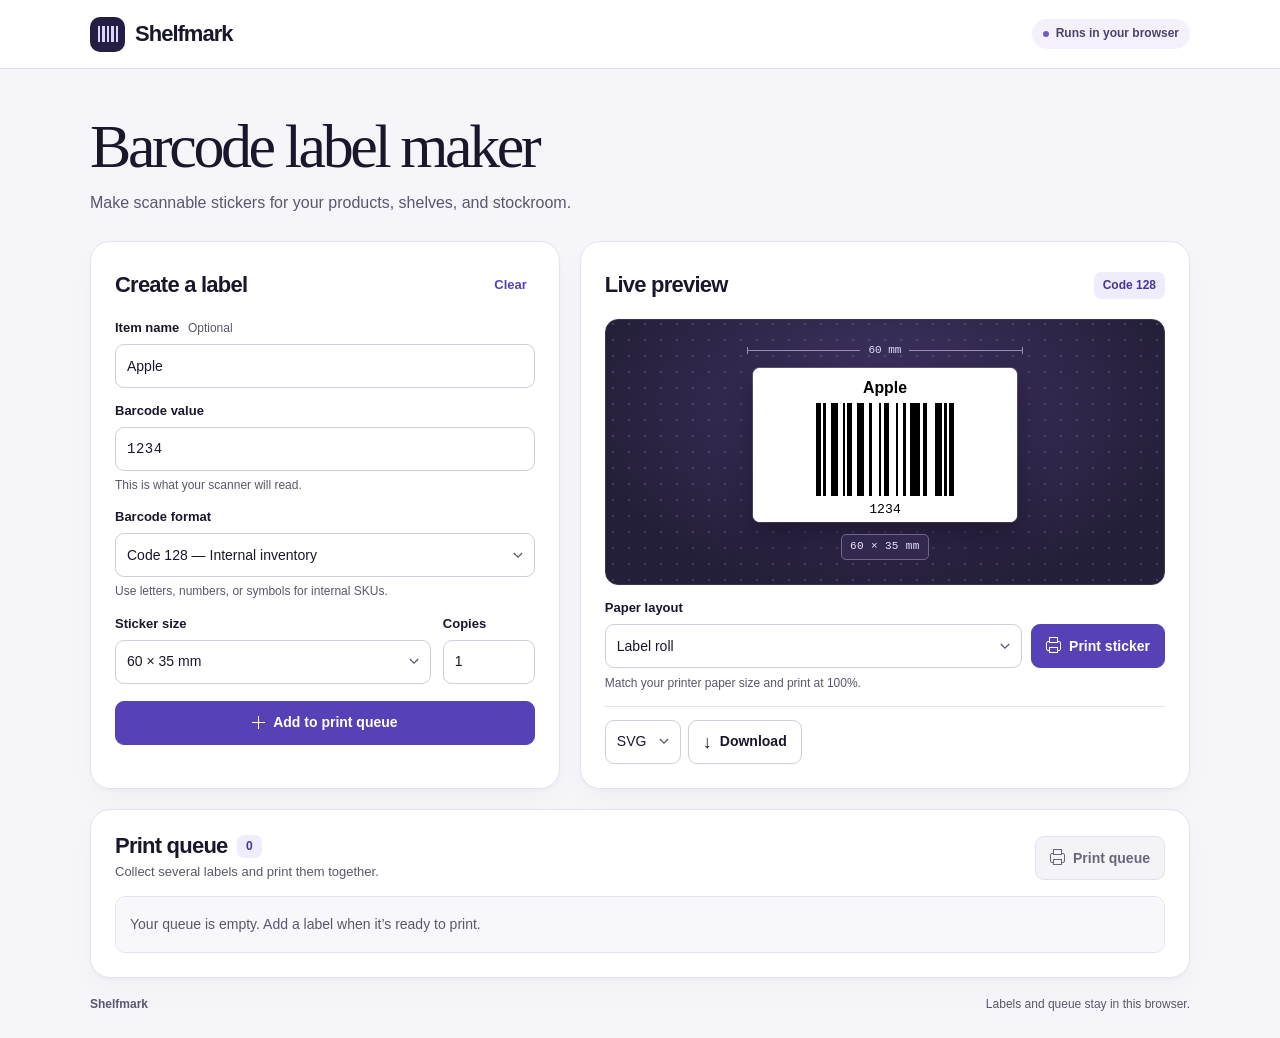
<file: index.html>
<!doctype html>
<html lang="en">
<head>
  <meta charset="utf-8">
  <meta name="viewport" content="width=device-width, initial-scale=1">
  <title>Shelfmark — Barcode Label Maker</title>
  <meta http-equiv="refresh" content="0; url=./Shelfmark.html">
</head>
<body>
  <p><a href="./Shelfmark.html">Open the Shelfmark barcode label maker</a></p>
</body>
</html>
</file>
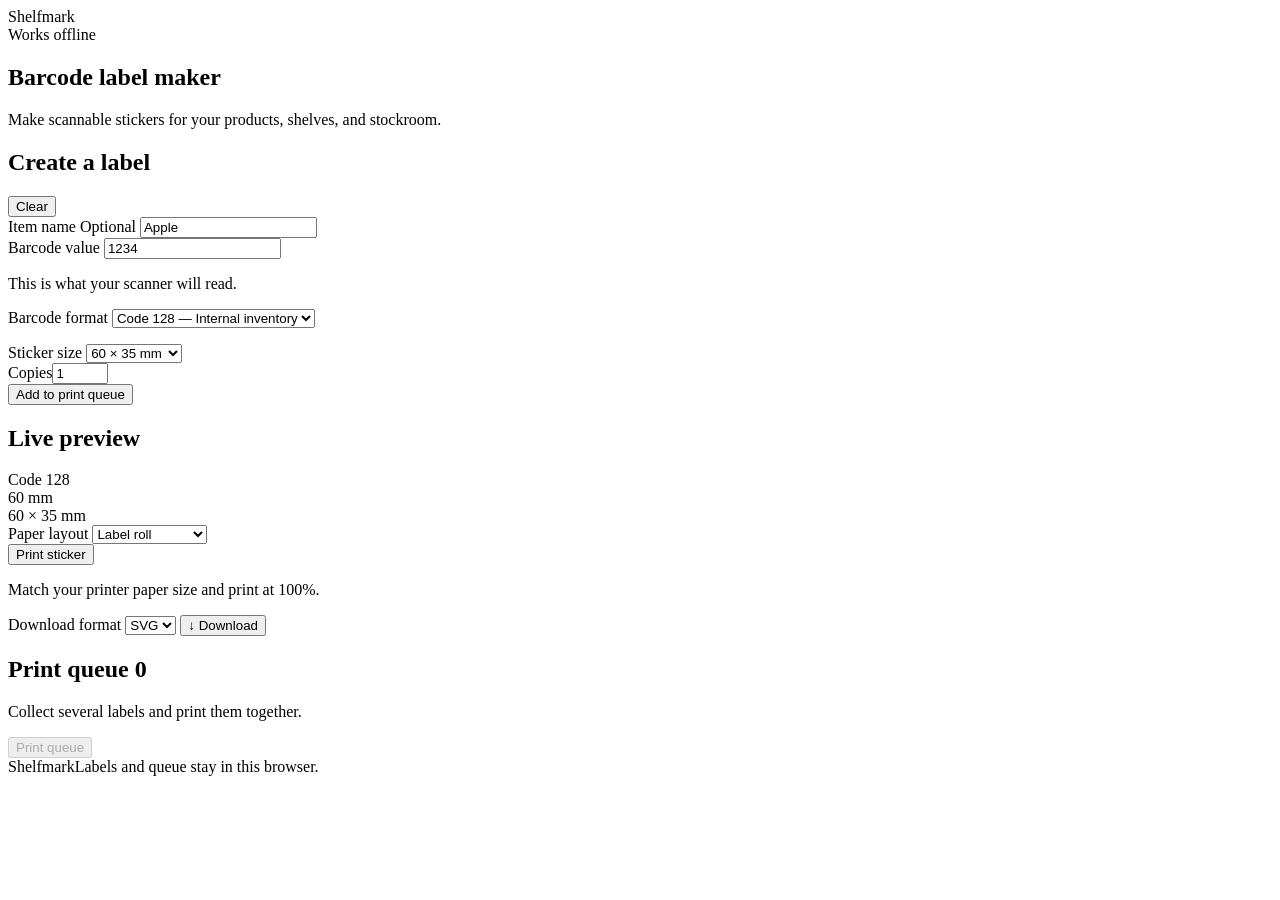
<file: src/index.html>
<!doctype html>
<html lang="en">
<head>
  <meta charset="utf-8">
  <meta name="viewport" content="width=device-width, initial-scale=1">
  <meta name="color-scheme" content="light">
  <meta name="theme-color" content="#f5f5fa">
  <title>Shelfmark — Barcode Label Maker</title>
  <!-- STYLES -->
</head>
<body>
  <header class="topbar">
    <div class="shell top-inner">
      <div class="brand">
        <span class="brand-icon" aria-hidden="true"><i></i><i></i><i></i><i></i><i></i></span>
        Shelfmark
      </div>
      <span class="offline"><i></i><span id="availability">Works offline</span></span>
    </div>
  </header>

  <main class="shell">
    <section class="intro">
      <h1>Barcode label maker</h1>
      <p>Make scannable stickers for your products, shelves, and stockroom.</p>
    </section>
    <div class="workspace">
      <section class="card editor" aria-labelledby="edit-title">
        <div class="section-head">
          <div><h2 id="edit-title">Create a label</h2></div>
          <button type="button" class="text-button" id="reset">Clear</button>
        </div>
        <form id="editor" novalidate>
          <div class="field">
            <label for="name">Item name <span>Optional</span></label>
            <input id="name" maxlength="48" placeholder="e.g. Apple" value="Apple">
          </div>
          <div class="field">
            <label for="code">Barcode value</label>
            <input id="code" maxlength="64" spellcheck="false" autocomplete="off" placeholder="e.g. 1234" value="1234" aria-describedby="code-help format-help error" required>
            <p class="hint" id="code-help">This is what your scanner will read.</p>
          </div>
          <div class="field">
            <label for="format">Barcode format</label>
            <select id="format">
              <option value="CODE128">Code 128 — Internal inventory</option>
              <option value="EAN13">EAN-13 — Retail</option>
              <option value="UPC">UPC-A — Retail</option>
            </select>
            <p class="hint" id="format-help"></p>
          </div>
          <div class="pair label-settings">
            <div class="field">
              <label for="size">Sticker size</label>
              <select id="size" aria-describedby="error">
                <option value="60x35">60 × 35 mm</option>
                <option value="50x30">50 × 30 mm</option>
                <option value="40x25">40 × 25 mm</option>
                <option value="75x50">75 × 50 mm</option>
                <option value="custom">Custom size</option>
              </select>
            </div>
            <div class="field"><label for="copies">Copies</label><input id="copies" type="number" min="1" max="200" value="1" aria-describedby="error" required></div>
          </div>
          <div id="custom" class="pair" hidden>
            <div class="field"><label for="width">Width (mm)</label><input id="width" type="number" min="30" max="105" step="0.1" value="60" aria-describedby="error"></div>
            <div class="field"><label for="height">Height (mm)</label><input id="height" type="number" min="20" max="100" step="0.1" value="35" aria-describedby="error"></div>
          </div>
          <p id="error" class="error" role="status" hidden></p>
          <button class="button primary" id="save" type="submit"><span id="save-icon" class="plus" aria-hidden="true"></span><span id="save-label">Add to print queue</span></button>
        </form>
      </section>

      <section class="card preview" aria-labelledby="preview-title">
        <div class="section-head">
          <div><h2 id="preview-title">Live preview</h2></div>
          <span class="format-pill" id="preview-format">Code 128</span>
        </div>
        <div class="preview-stage">
          <div class="measure" id="measure"><span></span><output id="measure-text">60 mm</output><span></span></div>
          <div id="sticker" aria-label="Sticker preview"></div>
          <p class="preview-empty" id="preview-empty" hidden>Enter a barcode value to see your label here.</p>
          <div class="dimensions" id="dimensions">60 × 35 mm</div>
        </div>
        <p id="check-note" class="hint check-note" role="status" hidden></p>
        <div class="preview-actions">
          <div class="field">
            <label for="paper">Paper layout</label>
            <select id="paper" aria-describedby="print-help"><option value="roll">Label roll</option><option value="a4">A4 sheet</option><option value="letter">US Letter sheet</option></select>
          </div>
          <button type="button" class="button primary" id="print"><span class="printer" aria-hidden="true"></span> Print sticker</button>
        </div>
        <p id="print-help" class="hint print-help">Match your printer paper size and print at 100%.</p>
        <div class="export-actions">
          <label class="sr-only" for="export-format">Download format</label>
          <select id="export-format" class="export-format"><option value="svg">SVG</option><option value="png">PNG</option></select>
          <button type="button" class="button secondary" id="download"><span class="download-icon" aria-hidden="true">↓</span> Download</button>
        </div>
      </section>
    </div>

    <section class="card queue" aria-labelledby="queue-title">
      <div class="section-head">
        <div><h2 id="queue-title">Print queue <span class="count" id="count">0</span></h2><p>Collect several labels and print them together.</p></div>
        <button type="button" class="button secondary" id="print-queue" disabled><span class="printer" aria-hidden="true"></span> Print queue</button>
      </div>
      <div id="queue-items"></div>
      <p id="queue-help" class="hint queue-help" hidden></p>
    </section>
    <footer><span>Shelfmark</span><span id="storage-note">Labels and queue stay in this browser.</span></footer>
  </main>

  <div class="toast" id="toast" role="status" aria-live="polite"></div>
  <div id="print-area" aria-hidden="true"></div>
  <style id="print-geometry"></style>
  <!-- VENDOR -->
  <!-- APPLICATION -->
</body>
</html>
</file>
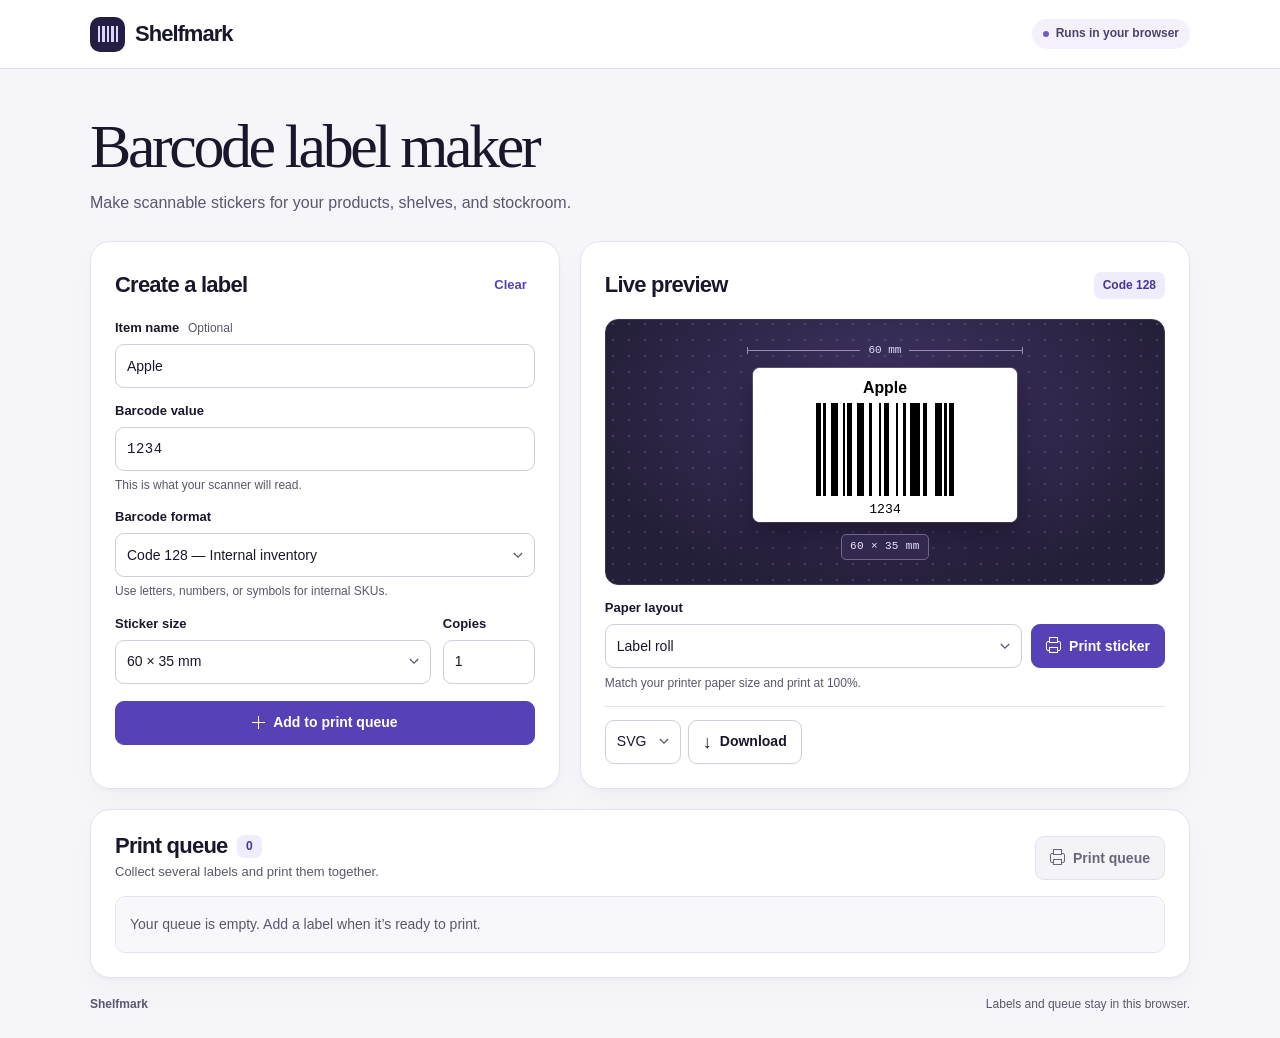
<file: Shelfmark.html>
<!doctype html>
<html lang="en">
<head>
  <meta charset="utf-8">
  <meta name="viewport" content="width=device-width, initial-scale=1">
  <meta name="color-scheme" content="light">
  <meta name="theme-color" content="#f5f5fa">
  <title>Shelfmark — Barcode Label Maker</title>
  <style>
:root {
  color-scheme: light;
  font-family: "Inter", -apple-system, BlinkMacSystemFont, "Segoe UI", sans-serif;
  color: #19182b;
  background: #f5f5fa;
  --ink: #19182b;
  --muted: #59576b;
  --line: #e4e3ed;
  --control-line: #cfcedc;
  --accent: #5642b6;
  --accent-hover: #443294;
  --accent-soft: #efecfc;
  --radius: 20px;
}
* { box-sizing: border-box; }
body { margin: 0; line-height: 1.45; }
button, input, select { font: inherit; }
button, select { cursor: pointer; }
button:disabled { cursor: default; }
button, input, select { -webkit-tap-highlight-color: transparent; }
button:focus-visible, input:focus-visible, select:focus-visible {
  outline: 2px solid var(--accent);
  outline-offset: 3px;
}
[hidden] { display: none !important; }
.shell { width: min(1100px, calc(100% - 72px)); margin-inline: auto; }
.topbar { background: #fff; border-bottom: 1px solid var(--line); }
.top-inner { min-height: 68px; display: flex; align-items: center; justify-content: space-between; gap: 12px; }
.brand { display: inline-flex; align-items: center; gap: 10px; color: var(--ink); font-weight: 730; font-size: 22px; letter-spacing: -.045em; }
.brand-icon { display: inline-flex; align-items: center; justify-content: center; gap: 2px; border-radius: 10px; width: 35px; height: 35px; background: #241e43; }
.brand-icon i { width: 2px; height: 16px; background: #ddd4ff; }
.brand-icon i:nth-child(2), .brand-icon i:nth-child(4) { width: 3px; }
.offline { display: inline-flex; align-items: center; gap: 7px; color: #4d436a; background: #f4f1fc; border-radius: 99px; padding: 6px 11px; font-size: 12px; font-weight: 650; }
.offline i { background: #735ac1; width: 6px; height: 6px; border-radius: 50%; flex: none; }
.intro { padding: 43px 0 27px; }
h1, h2 { margin: 0; line-height: 1.1; }
h1 { font-family: Georgia, "Times New Roman", serif; font-size: clamp(40px, 5.6vw, 62px); font-weight: 400; letter-spacing: -.055em; }
h2 { font-size: 22px; font-weight: 720; letter-spacing: -.035em; }
.intro > p { margin: 11px 0 0; font-size: 16px; color: var(--muted); }
.workspace { display: grid; grid-template-columns: minmax(0, .87fr) minmax(0, 1.13fr); gap: 20px; }
.card { background: #fff; border: 1px solid var(--line); border-radius: var(--radius); box-shadow: 0 2px 4px #24203b06, 0 12px 28px #24203b06; padding: 24px; min-width: 0; }
.section-head { display: flex; justify-content: space-between; align-items: center; gap: 12px; min-height: 38px; margin-bottom: 15px; }
.section-head p { color: var(--muted); font-size: 13px; margin: 5px 0 0; }
.text-button { border: 0; border-radius: 7px; min-height: 36px; padding: 6px 8px; color: var(--accent); background: transparent; font-size: 13px; font-weight: 680; }
.text-button:hover { background: var(--accent-soft); }
.editor form { display: grid; gap: 14px; }
.field { display: grid; gap: 6px; min-width: 0; }
label { font-size: 13px; font-weight: 680; }
label span { margin-left: 5px; color: var(--muted); font-size: 12px; font-weight: 450; }
input, select { width: 100%; min-width: 0; min-height: 44px; border-radius: 9px; padding: 9px 11px; border: 1px solid var(--control-line); background: #fff; color: var(--ink); font-size: 14px; }
input:hover, select:hover { border-color: #9690ab; }
input::placeholder { color: #716d81; }
input[aria-invalid="true"], select[aria-invalid="true"] { border-color: #b94351; }
select { appearance: none; padding-right: 32px; background-image: url("data:image/svg+xml,%3Csvg xmlns='http://www.w3.org/2000/svg' viewBox='0 0 12 8'%3E%3Cpath d='m1 1 5 5 5-5' fill='none' stroke='%2359576b' stroke-width='1.5'/%3E%3C/svg%3E"); background-size: 10px 7px; background-repeat: no-repeat; background-position: right 11px center; }
#code, .dimensions { font-family: ui-monospace, Menlo, Consolas, monospace; letter-spacing: .035em; }
.hint, .error { font-size: 12px; margin: 0; color: var(--muted); }
.error { color: #972c3c; background: #fff0f2; border-radius: 8px; padding: 9px 10px; }
.pair { display: grid; grid-template-columns: 1fr 1fr; gap: 12px; }
.label-settings { grid-template-columns: minmax(0, 1fr) minmax(70px, 92px); }
.button { display: inline-flex; min-height: 44px; align-items: center; justify-content: center; gap: 8px; border-radius: 9px; border: 1px solid transparent; padding: 8px 14px; font-weight: 680; font-size: 14px; white-space: nowrap; transition: background-color .15s ease, border-color .15s ease; }
.primary { background: var(--accent); border-color: var(--accent); color: #fff; }
.primary:hover:not(:disabled) { background: var(--accent-hover); border-color: var(--accent-hover); }
.secondary { background: #fff; border-color: var(--control-line); color: var(--ink); }
.secondary:hover:not(:disabled) { background: #f6f3ff; border-color: #ada0d8; }
.button:disabled { background: #f4f3f8; color: #69667a; border-color: #e3e1ec; }
#save { width: 100%; margin-top: 3px; }
.plus { position: relative; width: 13px; height: 13px; }
.plus::before, .plus::after { content: ""; position: absolute; inset: 6px 0; background: currentColor; }
.plus::after { transform: rotate(90deg); }
.download-icon { font-size: 18px; line-height: 1; }
.printer { position: relative; width: 15px; height: 10px; border: 1px solid currentColor; border-radius: 2px; flex: none; }
.printer::before, .printer::after { content: ""; position: absolute; width: 7px; height: 4px; left: 2px; border: 1px solid currentColor; background: var(--printer-fill, #fff); }
.printer::before { bottom: 7px; }
.printer::after { top: 5px; }
.primary { --printer-fill: var(--accent); }
.primary:hover:not(:disabled) { --printer-fill: var(--accent-hover); }
.button:disabled { --printer-fill: #f4f3f8; }
.format-pill, .count { background: var(--accent-soft); color: #4a3595; padding: 5px 9px; border-radius: 7px; font-size: 12px; font-weight: 700; white-space: nowrap; }
.preview { display: flex; flex-direction: column; }
.preview-stage {
  flex: 1;
  min-height: 266px;
  display: flex;
  flex-direction: column;
  align-items: center;
  justify-content: center;
  gap: 12px;
  border: 1px solid #393250;
  border-radius: 13px;
  background: radial-gradient(#a397c444 1px, transparent 1px) center / 16px 16px,
    radial-gradient(ellipse at 50% 32%, #413465, #241f39 76%);
  padding: 18px 14px;
}
.measure { display: flex; align-items: center; gap: 8px; width: min(100%, 276px); color: #e6ddfb; font: 11px ui-monospace, Menlo, Consolas, monospace; }
.measure span { height: 1px; flex: 1; background: #9b8bb5; position: relative; }
.measure span:first-child::before, .measure span:last-child::after { content: ""; height: 7px; width: 1px; background: #9b8bb5; position: absolute; top: -3px; }
.measure span:last-child::after { right: 0; }
#sticker { display: flex; justify-content: center; width: 100%; }
#sticker > svg { display: block; border-radius: 7px; max-width: 100%; max-height: 198px; background: #fff; box-shadow: 0 13px 30px #1710269c, 0 0 0 1px #ffffff39; }
.dimensions { color: #eee7ff; background: #33284d; border: 1px solid #76648f; border-radius: 5px; padding: 4px 8px; font-size: 11px; }
.preview-empty { color: #eee7ff; text-align: center; font-size: 14px; }
.preview-actions { display: grid; grid-template-columns: minmax(0, 1fr) auto; align-items: end; gap: 9px; margin-top: 14px; }
.print-help { margin-top: 7px; }
.check-note { margin-top: 9px; color: #4a3595; }
.export-actions { display: flex; gap: 7px; margin-top: 13px; padding-top: 13px; border-top: 1px solid var(--line); }
.export-format { flex: 0 0 76px; }
.queue { margin-top: 20px; }
.queue .section-head { margin-bottom: 14px; }
.count { vertical-align: middle; display: inline-block; letter-spacing: 0; margin-left: 4px; }
#queue-items { border: 1px solid var(--line); border-radius: 10px; overflow: hidden; }
.queue-empty { font-size: 14px; margin: 0; padding: 17px 14px; color: var(--muted); background: #f8f7fc; }
.queue-row { display: grid; grid-template-columns: minmax(120px, 1fr) minmax(85px, auto) 78px auto; align-items: center; gap: 12px; padding: 8px 12px; }
.queue-row + .queue-row { border-top: 1px solid var(--line); }
.queue-row strong, .queue-row code { display: block; overflow-wrap: anywhere; }
.queue-row strong { font-size: 14px; }
.queue-row code, .queue-row small { color: var(--muted); font-size: 12px; }
.row-buttons { display: flex; gap: 3px; }
.queue-help { margin-top: 10px; }
footer { display: flex; justify-content: space-between; gap: 8px; padding: 18px 0 25px; color: var(--muted); font-size: 12px; }
footer span:first-child { font-weight: 700; }
.toast { position: fixed; inset: auto 18px 18px auto; background: #241e43; color: #fff; padding: 12px 15px; border-radius: 9px; box-shadow: 0 6px 22px #23193944; font-size: 14px; max-width: min(400px, calc(100% - 36px)); z-index: 1; }
.toast:empty, #print-area { display: none; }
.sr-only { position: absolute; width: 1px; height: 1px; overflow: hidden; clip-path: inset(50%); white-space: nowrap; }
@media (max-width: 800px) {
  .shell { width: calc(100% - 32px); }
  .workspace { grid-template-columns: 1fr; gap: 14px; }
  .intro { padding: 30px 0 22px; }
  .card { padding: 19px; }
  .queue { margin-top: 14px; }
  .queue-row { grid-template-columns: minmax(56px, 1fr) 54px auto; gap: 5px; }
  .row-meta { grid-row: 2; grid-column: 1 / -1; }
}
@media (max-width: 365px) {
  .card { padding: 14px; }
  .queue .section-head { align-items: flex-start; flex-direction: column; }
}
@media (prefers-reduced-motion: reduce) { .button { transition: none; } }
@media print {
  html, body { margin: 0; padding: 0; background: white; }
  body > :not(#print-area) { display: none !important; }
  #print-area { display: block; }
  .print-page { display: flex; flex-direction: column; align-items: flex-start; break-after: page; }
  .print-page:last-child { break-after: auto; }
  .print-row { display: flex; gap: 2mm; }
  .print-row svg, .print-page > svg { display: block; flex: none; }
}
</style>
</head>
<body>
  <header class="topbar">
    <div class="shell top-inner">
      <div class="brand">
        <span class="brand-icon" aria-hidden="true"><i></i><i></i><i></i><i></i><i></i></span>
        Shelfmark
      </div>
      <span class="offline"><i></i><span id="availability">Works offline</span></span>
    </div>
  </header>

  <main class="shell">
    <section class="intro">
      <h1>Barcode label maker</h1>
      <p>Make scannable stickers for your products, shelves, and stockroom.</p>
    </section>
    <div class="workspace">
      <section class="card editor" aria-labelledby="edit-title">
        <div class="section-head">
          <div><h2 id="edit-title">Create a label</h2></div>
          <button type="button" class="text-button" id="reset">Clear</button>
        </div>
        <form id="editor" novalidate>
          <div class="field">
            <label for="name">Item name <span>Optional</span></label>
            <input id="name" maxlength="48" placeholder="e.g. Apple" value="Apple">
          </div>
          <div class="field">
            <label for="code">Barcode value</label>
            <input id="code" maxlength="64" spellcheck="false" autocomplete="off" placeholder="e.g. 1234" value="1234" aria-describedby="code-help format-help error" required>
            <p class="hint" id="code-help">This is what your scanner will read.</p>
          </div>
          <div class="field">
            <label for="format">Barcode format</label>
            <select id="format">
              <option value="CODE128">Code 128 — Internal inventory</option>
              <option value="EAN13">EAN-13 — Retail</option>
              <option value="UPC">UPC-A — Retail</option>
            </select>
            <p class="hint" id="format-help"></p>
          </div>
          <div class="pair label-settings">
            <div class="field">
              <label for="size">Sticker size</label>
              <select id="size" aria-describedby="error">
                <option value="60x35">60 × 35 mm</option>
                <option value="50x30">50 × 30 mm</option>
                <option value="40x25">40 × 25 mm</option>
                <option value="75x50">75 × 50 mm</option>
                <option value="custom">Custom size</option>
              </select>
            </div>
            <div class="field"><label for="copies">Copies</label><input id="copies" type="number" min="1" max="200" value="1" aria-describedby="error" required></div>
          </div>
          <div id="custom" class="pair" hidden>
            <div class="field"><label for="width">Width (mm)</label><input id="width" type="number" min="30" max="105" step="0.1" value="60" aria-describedby="error"></div>
            <div class="field"><label for="height">Height (mm)</label><input id="height" type="number" min="20" max="100" step="0.1" value="35" aria-describedby="error"></div>
          </div>
          <p id="error" class="error" role="status" hidden></p>
          <button class="button primary" id="save" type="submit"><span id="save-icon" class="plus" aria-hidden="true"></span><span id="save-label">Add to print queue</span></button>
        </form>
      </section>

      <section class="card preview" aria-labelledby="preview-title">
        <div class="section-head">
          <div><h2 id="preview-title">Live preview</h2></div>
          <span class="format-pill" id="preview-format">Code 128</span>
        </div>
        <div class="preview-stage">
          <div class="measure" id="measure"><span></span><output id="measure-text">60 mm</output><span></span></div>
          <div id="sticker" aria-label="Sticker preview"></div>
          <p class="preview-empty" id="preview-empty" hidden>Enter a barcode value to see your label here.</p>
          <div class="dimensions" id="dimensions">60 × 35 mm</div>
        </div>
        <p id="check-note" class="hint check-note" role="status" hidden></p>
        <div class="preview-actions">
          <div class="field">
            <label for="paper">Paper layout</label>
            <select id="paper" aria-describedby="print-help"><option value="roll">Label roll</option><option value="a4">A4 sheet</option><option value="letter">US Letter sheet</option></select>
          </div>
          <button type="button" class="button primary" id="print"><span class="printer" aria-hidden="true"></span> Print sticker</button>
        </div>
        <p id="print-help" class="hint print-help">Match your printer paper size and print at 100%.</p>
        <div class="export-actions">
          <label class="sr-only" for="export-format">Download format</label>
          <select id="export-format" class="export-format"><option value="svg">SVG</option><option value="png">PNG</option></select>
          <button type="button" class="button secondary" id="download"><span class="download-icon" aria-hidden="true">↓</span> Download</button>
        </div>
      </section>
    </div>

    <section class="card queue" aria-labelledby="queue-title">
      <div class="section-head">
        <div><h2 id="queue-title">Print queue <span class="count" id="count">0</span></h2><p>Collect several labels and print them together.</p></div>
        <button type="button" class="button secondary" id="print-queue" disabled><span class="printer" aria-hidden="true"></span> Print queue</button>
      </div>
      <div id="queue-items"></div>
      <p id="queue-help" class="hint queue-help" hidden></p>
    </section>
    <footer><span>Shelfmark</span><span id="storage-note">Labels and queue stay in this browser.</span></footer>
  </main>

  <div class="toast" id="toast" role="status" aria-live="polite"></div>
  <div id="print-area" aria-hidden="true"></div>
  <style id="print-geometry"></style>
  <!-- JsBarcode 3.12.1
Copyright (c) 2016 Johan Lindell (johan@lindell.me)

Permission is hereby granted, free of charge, to any person obtaining a copy of this software and associated documentation files (the "Software"), to deal in the Software without restriction, including without limitation the rights to use, copy, modify, merge, publish, distribute, sublicense, and/or sell copies of the Software, and to permit persons to whom the Software is furnished to do so, subject to the following conditions:

The above copyright notice and this permission notice shall be included in all copies or substantial portions of the Software.

THE SOFTWARE IS PROVIDED "AS IS", WITHOUT WARRANTY OF ANY KIND, EXPRESS OR IMPLIED, INCLUDING BUT NOT LIMITED TO THE WARRANTIES OF MERCHANTABILITY, FITNESS FOR A PARTICULAR PURPOSE AND NONINFRINGEMENT. IN NO EVENT SHALL THE AUTHORS OR COPYRIGHT HOLDERS BE LIABLE FOR ANY CLAIM, DAMAGES OR OTHER LIABILITY, WHETHER IN AN ACTION OF CONTRACT, TORT OR OTHERWISE, ARISING FROM, OUT OF OR IN CONNECTION WITH THE SOFTWARE OR THE USE OR OTHER DEALINGS IN THE SOFTWARE.
-->
<script>
/*! JsBarcode v3.12.1 | (c) Johan Lindell | MIT license */
!function(t){var e={};function n(r){if(e[r])return e[r].exports;var o=e[r]={i:r,l:!1,exports:{}};return t[r].call(o.exports,o,o.exports,n),o.l=!0,o.exports}n.m=t,n.c=e,n.d=function(t,e,r){n.o(t,e)||Object.defineProperty(t,e,{enumerable:!0,get:r})},n.r=function(t){"undefined"!=typeof Symbol&&Symbol.toStringTag&&Object.defineProperty(t,Symbol.toStringTag,{value:"Module"}),Object.defineProperty(t,"__esModule",{value:!0})},n.t=function(t,e){if(1&e&&(t=n(t)),8&e)return t;if(4&e&&"object"==typeof t&&t&&t.__esModule)return t;var r=Object.create(null);if(n.r(r),Object.defineProperty(r,"default",{enumerable:!0,value:t}),2&e&&"string"!=typeof t)for(var o in t)n.d(r,o,function(e){return t[e]}.bind(null,o));return r},n.n=function(t){var e=t&&t.__esModule?function(){return t.default}:function(){return t};return n.d(e,"a",e),e},n.o=function(t,e){return Object.prototype.hasOwnProperty.call(t,e)},n.p="",n(n.s=16)}([function(t,e,n){"use strict";Object.defineProperty(e,"__esModule",{value:!0});e.default=function t(e,n){!function(t,e){if(!(t instanceof e))throw new TypeError("Cannot call a class as a function")}(this,t),this.data=e,this.text=n.text||e,this.options=n}},function(t,e,n){"use strict";var r;function o(t,e,n){return e in t?Object.defineProperty(t,e,{value:n,enumerable:!0,configurable:!0,writable:!0}):t[e]=n,t}Object.defineProperty(e,"__esModule",{value:!0});var i=e.SET_A=0,a=e.SET_B=1,u=e.SET_C=2,f=(e.SHIFT=98,e.START_A=103),c=e.START_B=104,s=e.START_C=105;e.MODULO=103,e.STOP=106,e.FNC1=207,e.SET_BY_CODE=(o(r={},f,i),o(r,c,a),o(r,s,u),r),e.SWAP={101:i,100:a,99:u},e.A_START_CHAR=String.fromCharCode(208),e.B_START_CHAR=String.fromCharCode(209),e.C_START_CHAR=String.fromCharCode(210),e.A_CHARS="[\0-_È-Ï]",e.B_CHARS="[ -È-Ï]",e.C_CHARS="(Ï*[0-9]{2}Ï*)",e.BARS=[11011001100,11001101100,11001100110,10010011e3,10010001100,10001001100,10011001e3,10011000100,10001100100,11001001e3,11001000100,11000100100,10110011100,10011011100,10011001110,10111001100,10011101100,10011100110,11001110010,11001011100,11001001110,11011100100,11001110100,11101101110,11101001100,11100101100,11100100110,11101100100,11100110100,11100110010,11011011e3,11011000110,11000110110,10100011e3,10001011e3,10001000110,10110001e3,10001101e3,10001100010,11010001e3,11000101e3,11000100010,10110111e3,10110001110,10001101110,10111011e3,10111000110,10001110110,11101110110,11010001110,11000101110,11011101e3,11011100010,11011101110,11101011e3,11101000110,11100010110,11101101e3,11101100010,11100011010,11101111010,11001000010,11110001010,1010011e4,10100001100,1001011e4,10010000110,10000101100,10000100110,1011001e4,10110000100,1001101e4,10011000010,10000110100,10000110010,11000010010,1100101e4,11110111010,11000010100,10001111010,10100111100,10010111100,10010011110,10111100100,10011110100,10011110010,11110100100,11110010100,11110010010,11011011110,11011110110,11110110110,10101111e3,10100011110,10001011110,10111101e3,10111100010,11110101e3,11110100010,10111011110,10111101110,11101011110,11110101110,11010000100,1101001e4,11010011100,1100011101011]},function(t,e,n){"use strict";Object.defineProperty(e,"__esModule",{value:!0});e.SIDE_BIN="101",e.MIDDLE_BIN="01010",e.BINARIES={L:["0001101","0011001","0010011","0111101","0100011","0110001","0101111","0111011","0110111","0001011"],G:["0100111","0110011","0011011","0100001","0011101","0111001","0000101","0010001","0001001","0010111"],R:["1110010","1100110","1101100","1000010","1011100","1001110","1010000","1000100","1001000","1110100"],O:["0001101","0011001","0010011","0111101","0100011","0110001","0101111","0111011","0110111","0001011"],E:["0100111","0110011","0011011","0100001","0011101","0111001","0000101","0010001","0001001","0010111"]},e.EAN2_STRUCTURE=["LL","LG","GL","GG"],e.EAN5_STRUCTURE=["GGLLL","GLGLL","GLLGL","GLLLG","LGGLL","LLGGL","LLLGG","LGLGL","LGLLG","LLGLG"],e.EAN13_STRUCTURE=["LLLLLL","LLGLGG","LLGGLG","LLGGGL","LGLLGG","LGGLLG","LGGGLL","LGLGLG","LGLGGL","LGGLGL"]},function(t,e,n){"use strict";Object.defineProperty(e,"__esModule",{value:!0});var r=n(2);e.default=function(t,e,n){var o=t.split("").map((function(t,n){return r.BINARIES[e[n]]})).map((function(e,n){return e?e[t[n]]:""}));if(n){var i=t.length-1;o=o.map((function(t,e){return e<i?t+n:t}))}return o.join("")}},function(t,e,n){"use strict";Object.defineProperty(e,"__esModule",{value:!0});var r,o=function(){function t(t,e){for(var n=0;n<e.length;n++){var r=e[n];r.enumerable=r.enumerable||!1,r.configurable=!0,"value"in r&&(r.writable=!0),Object.defineProperty(t,r.key,r)}}return function(e,n,r){return n&&t(e.prototype,n),r&&t(e,r),e}}(),i=n(0);var a=function(t){function e(t,n){return function(t,e){if(!(t instanceof e))throw new TypeError("Cannot call a class as a function")}(this,e),function(t,e){if(!t)throw new ReferenceError("this hasn't been initialised - super() hasn't been called");return!e||"object"!=typeof e&&"function"!=typeof e?t:e}(this,(e.__proto__||Object.getPrototypeOf(e)).call(this,t,n))}return function(t,e){if("function"!=typeof e&&null!==e)throw new TypeError("Super expression must either be null or a function, not "+typeof e);t.prototype=Object.create(e&&e.prototype,{constructor:{value:t,enumerable:!1,writable:!0,configurable:!0}}),e&&(Object.setPrototypeOf?Object.setPrototypeOf(t,e):t.__proto__=e)}(e,t),o(e,[{key:"encode",value:function(){for(var t="110",e=0;e<this.data.length;e++){var n=parseInt(this.data[e]).toString(2);n=u(n,4-n.length);for(var r=0;r<n.length;r++)t+="0"==n[r]?"100":"110"}return{data:t+="1001",text:this.text}}},{key:"valid",value:function(){return-1!==this.data.search(/^[0-9]+$/)}}]),e}(((r=i)&&r.__esModule?r:{default:r}).default);function u(t,e){for(var n=0;n<e;n++)t="0"+t;return t}e.default=a},function(t,e,n){"use strict";Object.defineProperty(e,"__esModule",{value:!0});var r,o=function(){function t(t,e){for(var n=0;n<e.length;n++){var r=e[n];r.enumerable=r.enumerable||!1,r.configurable=!0,"value"in r&&(r.writable=!0),Object.defineProperty(t,r.key,r)}}return function(e,n,r){return n&&t(e.prototype,n),r&&t(e,r),e}}(),i=n(0),a=(r=i)&&r.__esModule?r:{default:r},u=n(1);var f=function(t){function e(t,n){!function(t,e){if(!(t instanceof e))throw new TypeError("Cannot call a class as a function")}(this,e);var r=function(t,e){if(!t)throw new ReferenceError("this hasn't been initialised - super() hasn't been called");return!e||"object"!=typeof e&&"function"!=typeof e?t:e}(this,(e.__proto__||Object.getPrototypeOf(e)).call(this,t.substring(1),n));return r.bytes=t.split("").map((function(t){return t.charCodeAt(0)})),r}return function(t,e){if("function"!=typeof e&&null!==e)throw new TypeError("Super expression must either be null or a function, not "+typeof e);t.prototype=Object.create(e&&e.prototype,{constructor:{value:t,enumerable:!1,writable:!0,configurable:!0}}),e&&(Object.setPrototypeOf?Object.setPrototypeOf(t,e):t.__proto__=e)}(e,t),o(e,[{key:"valid",value:function(){return/^[\x00-\x7F\xC8-\xD3]+$/.test(this.data)}},{key:"encode",value:function(){var t=this.bytes,n=t.shift()-105,r=u.SET_BY_CODE[n];if(void 0===r)throw new RangeError("The encoding does not start with a start character.");!0===this.shouldEncodeAsEan128()&&t.unshift(u.FNC1);var o=e.next(t,1,r);return{text:this.text===this.data?this.text.replace(/[^\x20-\x7E]/g,""):this.text,data:e.getBar(n)+o.result+e.getBar((o.checksum+n)%u.MODULO)+e.getBar(u.STOP)}}},{key:"shouldEncodeAsEan128",value:function(){var t=this.options.ean128||!1;return"string"==typeof t&&(t="true"===t.toLowerCase()),t}}],[{key:"getBar",value:function(t){return u.BARS[t]?u.BARS[t].toString():""}},{key:"correctIndex",value:function(t,e){if(e===u.SET_A){var n=t.shift();return n<32?n+64:n-32}return e===u.SET_B?t.shift()-32:10*(t.shift()-48)+t.shift()-48}},{key:"next",value:function(t,n,r){if(!t.length)return{result:"",checksum:0};var o=void 0,i=void 0;if(t[0]>=200){i=t.shift()-105;var a=u.SWAP[i];void 0!==a?o=e.next(t,n+1,a):(r!==u.SET_A&&r!==u.SET_B||i!==u.SHIFT||(t[0]=r===u.SET_A?t[0]>95?t[0]-96:t[0]:t[0]<32?t[0]+96:t[0]),o=e.next(t,n+1,r))}else i=e.correctIndex(t,r),o=e.next(t,n+1,r);var f=i*n;return{result:e.getBar(i)+o.result,checksum:f+o.checksum}}}]),e}(a.default);e.default=f},function(t,e,n){"use strict";Object.defineProperty(e,"__esModule",{value:!0}),e.mod10=function(t){for(var e=0,n=0;n<t.length;n++){var r=parseInt(t[n]);(n+t.length)%2==0?e+=r:e+=2*r%10+Math.floor(2*r/10)}return(10-e%10)%10},e.mod11=function(t){for(var e=0,n=[2,3,4,5,6,7],r=0;r<t.length;r++){var o=parseInt(t[t.length-1-r]);e+=n[r%n.length]*o}return(11-e%11)%11}},function(t,e,n){"use strict";Object.defineProperty(e,"__esModule",{value:!0});var r=Object.assign||function(t){for(var e=1;e<arguments.length;e++){var n=arguments[e];for(var r in n)Object.prototype.hasOwnProperty.call(n,r)&&(t[r]=n[r])}return t};e.default=function(t,e){return r({},t,e)}},function(t,e,n){"use strict";Object.defineProperty(e,"__esModule",{value:!0});var r=function(){function t(t,e){for(var n=0;n<e.length;n++){var r=e[n];r.enumerable=r.enumerable||!1,r.configurable=!0,"value"in r&&(r.writable=!0),Object.defineProperty(t,r.key,r)}}return function(e,n,r){return n&&t(e.prototype,n),r&&t(e,r),e}}(),o=n(2),i=a(n(3));function a(t){return t&&t.__esModule?t:{default:t}}var u=function(t){function e(t,n){!function(t,e){if(!(t instanceof e))throw new TypeError("Cannot call a class as a function")}(this,e);var r=function(t,e){if(!t)throw new ReferenceError("this hasn't been initialised - super() hasn't been called");return!e||"object"!=typeof e&&"function"!=typeof e?t:e}(this,(e.__proto__||Object.getPrototypeOf(e)).call(this,t,n));return r.fontSize=!n.flat&&n.fontSize>10*n.width?10*n.width:n.fontSize,r.guardHeight=n.height+r.fontSize/2+n.textMargin,r}return function(t,e){if("function"!=typeof e&&null!==e)throw new TypeError("Super expression must either be null or a function, not "+typeof e);t.prototype=Object.create(e&&e.prototype,{constructor:{value:t,enumerable:!1,writable:!0,configurable:!0}}),e&&(Object.setPrototypeOf?Object.setPrototypeOf(t,e):t.__proto__=e)}(e,t),r(e,[{key:"encode",value:function(){return this.options.flat?this.encodeFlat():this.encodeGuarded()}},{key:"leftText",value:function(t,e){return this.text.substr(t,e)}},{key:"leftEncode",value:function(t,e){return(0,i.default)(t,e)}},{key:"rightText",value:function(t,e){return this.text.substr(t,e)}},{key:"rightEncode",value:function(t,e){return(0,i.default)(t,e)}},{key:"encodeGuarded",value:function(){var t={fontSize:this.fontSize},e={height:this.guardHeight};return[{data:o.SIDE_BIN,options:e},{data:this.leftEncode(),text:this.leftText(),options:t},{data:o.MIDDLE_BIN,options:e},{data:this.rightEncode(),text:this.rightText(),options:t},{data:o.SIDE_BIN,options:e}]}},{key:"encodeFlat",value:function(){return{data:[o.SIDE_BIN,this.leftEncode(),o.MIDDLE_BIN,this.rightEncode(),o.SIDE_BIN].join(""),text:this.text}}}]),e}(a(n(0)).default);e.default=u},function(t,e,n){"use strict";Object.defineProperty(e,"__esModule",{value:!0});var r=function(){function t(t,e){for(var n=0;n<e.length;n++){var r=e[n];r.enumerable=r.enumerable||!1,r.configurable=!0,"value"in r&&(r.writable=!0),Object.defineProperty(t,r.key,r)}}return function(e,n,r){return n&&t(e.prototype,n),r&&t(e,r),e}}();e.checksum=u;var o=i(n(3));function i(t){return t&&t.__esModule?t:{default:t}}var a=function(t){function e(t,n){!function(t,e){if(!(t instanceof e))throw new TypeError("Cannot call a class as a function")}(this,e),-1!==t.search(/^[0-9]{11}$/)&&(t+=u(t));var r=function(t,e){if(!t)throw new ReferenceError("this hasn't been initialised - super() hasn't been called");return!e||"object"!=typeof e&&"function"!=typeof e?t:e}(this,(e.__proto__||Object.getPrototypeOf(e)).call(this,t,n));return r.displayValue=n.displayValue,n.fontSize>10*n.width?r.fontSize=10*n.width:r.fontSize=n.fontSize,r.guardHeight=n.height+r.fontSize/2+n.textMargin,r}return function(t,e){if("function"!=typeof e&&null!==e)throw new TypeError("Super expression must either be null or a function, not "+typeof e);t.prototype=Object.create(e&&e.prototype,{constructor:{value:t,enumerable:!1,writable:!0,configurable:!0}}),e&&(Object.setPrototypeOf?Object.setPrototypeOf(t,e):t.__proto__=e)}(e,t),r(e,[{key:"valid",value:function(){return-1!==this.data.search(/^[0-9]{12}$/)&&this.data[11]==u(this.data)}},{key:"encode",value:function(){return this.options.flat?this.flatEncoding():this.guardedEncoding()}},{key:"flatEncoding",value:function(){var t="";return t+="101",t+=(0,o.default)(this.data.substr(0,6),"LLLLLL"),t+="01010",t+=(0,o.default)(this.data.substr(6,6),"RRRRRR"),{data:t+="101",text:this.text}}},{key:"guardedEncoding",value:function(){var t=[];return this.displayValue&&t.push({data:"00000000",text:this.text.substr(0,1),options:{textAlign:"left",fontSize:this.fontSize}}),t.push({data:"101"+(0,o.default)(this.data[0],"L"),options:{height:this.guardHeight}}),t.push({data:(0,o.default)(this.data.substr(1,5),"LLLLL"),text:this.text.substr(1,5),options:{fontSize:this.fontSize}}),t.push({data:"01010",options:{height:this.guardHeight}}),t.push({data:(0,o.default)(this.data.substr(6,5),"RRRRR"),text:this.text.substr(6,5),options:{fontSize:this.fontSize}}),t.push({data:(0,o.default)(this.data[11],"R")+"101",options:{height:this.guardHeight}}),this.displayValue&&t.push({data:"00000000",text:this.text.substr(11,1),options:{textAlign:"right",fontSize:this.fontSize}}),t}}]),e}(i(n(0)).default);function u(t){var e,n=0;for(e=1;e<11;e+=2)n+=parseInt(t[e]);for(e=0;e<11;e+=2)n+=3*parseInt(t[e]);return(10-n%10)%10}e.default=a},function(t,e,n){"use strict";Object.defineProperty(e,"__esModule",{value:!0});var r,o=function(){function t(t,e){for(var n=0;n<e.length;n++){var r=e[n];r.enumerable=r.enumerable||!1,r.configurable=!0,"value"in r&&(r.writable=!0),Object.defineProperty(t,r.key,r)}}return function(e,n,r){return n&&t(e.prototype,n),r&&t(e,r),e}}(),i=n(32),a=n(0);function u(t,e){if(!(t instanceof e))throw new TypeError("Cannot call a class as a function")}function f(t,e){if(!t)throw new ReferenceError("this hasn't been initialised - super() hasn't been called");return!e||"object"!=typeof e&&"function"!=typeof e?t:e}var c=function(t){function e(){return u(this,e),f(this,(e.__proto__||Object.getPrototypeOf(e)).apply(this,arguments))}return function(t,e){if("function"!=typeof e&&null!==e)throw new TypeError("Super expression must either be null or a function, not "+typeof e);t.prototype=Object.create(e&&e.prototype,{constructor:{value:t,enumerable:!1,writable:!0,configurable:!0}}),e&&(Object.setPrototypeOf?Object.setPrototypeOf(t,e):t.__proto__=e)}(e,t),o(e,[{key:"valid",value:function(){return-1!==this.data.search(/^([0-9]{2})+$/)}},{key:"encode",value:function(){var t=this,e=this.data.match(/.{2}/g).map((function(e){return t.encodePair(e)})).join("");return{data:i.START_BIN+e+i.END_BIN,text:this.text}}},{key:"encodePair",value:function(t){var e=i.BINARIES[t[1]];return i.BINARIES[t[0]].split("").map((function(t,n){return("1"===t?"111":"1")+("1"===e[n]?"000":"0")})).join("")}}]),e}(((r=a)&&r.__esModule?r:{default:r}).default);e.default=c},function(t,e,n){"use strict";Object.defineProperty(e,"__esModule",{value:!0});var r,o=function(){function t(t,e){for(var n=0;n<e.length;n++){var r=e[n];r.enumerable=r.enumerable||!1,r.configurable=!0,"value"in r&&(r.writable=!0),Object.defineProperty(t,r.key,r)}}return function(e,n,r){return n&&t(e.prototype,n),r&&t(e,r),e}}(),i=n(42),a=n(0);var u=function(t){function e(t,n){return function(t,e){if(!(t instanceof e))throw new TypeError("Cannot call a class as a function")}(this,e),function(t,e){if(!t)throw new ReferenceError("this hasn't been initialised - super() hasn't been called");return!e||"object"!=typeof e&&"function"!=typeof e?t:e}(this,(e.__proto__||Object.getPrototypeOf(e)).call(this,t,n))}return function(t,e){if("function"!=typeof e&&null!==e)throw new TypeError("Super expression must either be null or a function, not "+typeof e);t.prototype=Object.create(e&&e.prototype,{constructor:{value:t,enumerable:!1,writable:!0,configurable:!0}}),e&&(Object.setPrototypeOf?Object.setPrototypeOf(t,e):t.__proto__=e)}(e,t),o(e,[{key:"valid",value:function(){return/^[0-9A-Z\-. $/+%]+$/.test(this.data)}},{key:"encode",value:function(){var t=this.data.split("").flatMap((function(t){return i.MULTI_SYMBOLS[t]||t})),n=t.map((function(t){return e.getEncoding(t)})).join(""),r=e.checksum(t,20),o=e.checksum(t.concat(r),15);return{text:this.text,data:e.getEncoding("ÿ")+n+e.getEncoding(r)+e.getEncoding(o)+e.getEncoding("ÿ")+"1"}}}],[{key:"getEncoding",value:function(t){return i.BINARIES[e.symbolValue(t)]}},{key:"getSymbol",value:function(t){return i.SYMBOLS[t]}},{key:"symbolValue",value:function(t){return i.SYMBOLS.indexOf(t)}},{key:"checksum",value:function(t,n){var r=t.slice().reverse().reduce((function(t,r,o){var i=o%n+1;return t+e.symbolValue(r)*i}),0);return e.getSymbol(r%47)}}]),e}(((r=a)&&r.__esModule?r:{default:r}).default);e.default=u},function(t,e,n){"use strict";Object.defineProperty(e,"__esModule",{value:!0}),e.default=function(t){var e=["width","height","textMargin","fontSize","margin","marginTop","marginBottom","marginLeft","marginRight"];for(var n in e)e.hasOwnProperty(n)&&(n=e[n],"string"==typeof t[n]&&(t[n]=parseInt(t[n],10)));"string"==typeof t.displayValue&&(t.displayValue="false"!=t.displayValue);return t}},function(t,e,n){"use strict";Object.defineProperty(e,"__esModule",{value:!0});var r={width:2,height:100,format:"auto",displayValue:!0,fontOptions:"",font:"monospace",text:void 0,textAlign:"center",textPosition:"bottom",textMargin:2,fontSize:20,background:"#ffffff",lineColor:"#000000",margin:10,marginTop:void 0,marginBottom:void 0,marginLeft:void 0,marginRight:void 0,valid:function(){}};e.default=r},function(t,e,n){"use strict";Object.defineProperty(e,"__esModule",{value:!0}),e.getTotalWidthOfEncodings=e.calculateEncodingAttributes=e.getBarcodePadding=e.getEncodingHeight=e.getMaximumHeightOfEncodings=void 0;var r,o=n(7),i=(r=o)&&r.__esModule?r:{default:r};function a(t,e){return e.height+(e.displayValue&&t.text.length>0?e.fontSize+e.textMargin:0)+e.marginTop+e.marginBottom}function u(t,e,n){if(n.displayValue&&e<t){if("center"==n.textAlign)return Math.floor((t-e)/2);if("left"==n.textAlign)return 0;if("right"==n.textAlign)return Math.floor(t-e)}return 0}function f(t,e,n){var r;if(n)r=n;else{if("undefined"==typeof document)return 0;r=document.createElement("canvas").getContext("2d")}r.font=e.fontOptions+" "+e.fontSize+"px "+e.font;var o=r.measureText(t);return o?o.width:0}e.getMaximumHeightOfEncodings=function(t){for(var e=0,n=0;n<t.length;n++)t[n].height>e&&(e=t[n].height);return e},e.getEncodingHeight=a,e.getBarcodePadding=u,e.calculateEncodingAttributes=function(t,e,n){for(var r=0;r<t.length;r++){var o,c=t[r],s=(0,i.default)(e,c.options);o=s.displayValue?f(c.text,s,n):0;var l=c.data.length*s.width;c.width=Math.ceil(Math.max(o,l)),c.height=a(c,s),c.barcodePadding=u(o,l,s)}},e.getTotalWidthOfEncodings=function(t){for(var e=0,n=0;n<t.length;n++)e+=t[n].width;return e}},function(t,e,n){"use strict";function r(t,e){if(!(t instanceof e))throw new TypeError("Cannot call a class as a function")}function o(t,e){if(!t)throw new ReferenceError("this hasn't been initialised - super() hasn't been called");return!e||"object"!=typeof e&&"function"!=typeof e?t:e}function i(t,e){if("function"!=typeof e&&null!==e)throw new TypeError("Super expression must either be null or a function, not "+typeof e);t.prototype=Object.create(e&&e.prototype,{constructor:{value:t,enumerable:!1,writable:!0,configurable:!0}}),e&&(Object.setPrototypeOf?Object.setPrototypeOf(t,e):t.__proto__=e)}Object.defineProperty(e,"__esModule",{value:!0});var a=function(t){function e(t,n){r(this,e);var i=o(this,(e.__proto__||Object.getPrototypeOf(e)).call(this));return i.name="InvalidInputException",i.symbology=t,i.input=n,i.message='"'+i.input+'" is not a valid input for '+i.symbology,i}return i(e,Error),e}(),u=function(t){function e(){r(this,e);var t=o(this,(e.__proto__||Object.getPrototypeOf(e)).call(this));return t.name="InvalidElementException",t.message="Not supported type to render on",t}return i(e,Error),e}(),f=function(t){function e(){r(this,e);var t=o(this,(e.__proto__||Object.getPrototypeOf(e)).call(this));return t.name="NoElementException",t.message="No element to render on.",t}return i(e,Error),e}();e.InvalidInputException=a,e.InvalidElementException=u,e.NoElementException=f},function(t,e,n){"use strict";var r=p(n(17)),o=p(n(7)),i=p(n(45)),a=p(n(46)),u=p(n(47)),f=p(n(12)),c=p(n(53)),s=n(15),l=p(n(13));function p(t){return t&&t.__esModule?t:{default:t}}var d=function(){},h=function(t,e,n){var r=new d;if(void 0===t)throw Error("No element to render on was provided.");return r._renderProperties=(0,u.default)(t),r._encodings=[],r._options=l.default,r._errorHandler=new c.default(r),void 0!==e&&((n=n||{}).format||(n.format=_()),r.options(n)[n.format](e,n).render()),r};for(var y in h.getModule=function(t){return r.default[t]},r.default)r.default.hasOwnProperty(y)&&b(r.default,y);function b(t,e){d.prototype[e]=d.prototype[e.toUpperCase()]=d.prototype[e.toLowerCase()]=function(n,r){var i=this;return i._errorHandler.wrapBarcodeCall((function(){r.text=void 0===r.text?void 0:""+r.text;var a=(0,o.default)(i._options,r);a=(0,f.default)(a);var u=t[e],c=v(n,u,a);return i._encodings.push(c),i}))}}function v(t,e,n){var r=new e(t=""+t,n);if(!r.valid())throw new s.InvalidInputException(r.constructor.name,t);var a=r.encode();a=(0,i.default)(a);for(var u=0;u<a.length;u++)a[u].options=(0,o.default)(n,a[u].options);return a}function _(){return r.default.CODE128?"CODE128":Object.keys(r.default)[0]}function g(t,e,n){e=(0,i.default)(e);for(var r=0;r<e.length;r++)e[r].options=(0,o.default)(n,e[r].options),(0,a.default)(e[r].options);(0,a.default)(n),new(0,t.renderer)(t.element,e,n).render(),t.afterRender&&t.afterRender()}d.prototype.options=function(t){return this._options=(0,o.default)(this._options,t),this},d.prototype.blank=function(t){var e=new Array(t+1).join("0");return this._encodings.push({data:e}),this},d.prototype.init=function(){var t;if(this._renderProperties)for(var e in Array.isArray(this._renderProperties)||(this._renderProperties=[this._renderProperties]),this._renderProperties){t=this._renderProperties[e];var n=(0,o.default)(this._options,t.options);"auto"==n.format&&(n.format=_()),this._errorHandler.wrapBarcodeCall((function(){var e=v(n.value,r.default[n.format.toUpperCase()],n);g(t,e,n)}))}},d.prototype.render=function(){if(!this._renderProperties)throw new s.NoElementException;if(Array.isArray(this._renderProperties))for(var t=0;t<this._renderProperties.length;t++)g(this._renderProperties[t],this._encodings,this._options);else g(this._renderProperties,this._encodings,this._options);return this},d.prototype._defaults=l.default,"undefined"!=typeof window&&(window.JsBarcode=h),"undefined"!=typeof jQuery&&(jQuery.fn.JsBarcode=function(t,e){var n=[];return jQuery(this).each((function(){n.push(this)})),h(n,t,e)}),t.exports=h},function(t,e,n){"use strict";Object.defineProperty(e,"__esModule",{value:!0});var r=n(18),o=n(19),i=n(25),a=n(31),u=n(34),f=n(39),c=n(40),s=n(41),l=n(44);e.default={CODE39:r.CODE39,CODE128:o.CODE128,CODE128A:o.CODE128A,CODE128B:o.CODE128B,CODE128C:o.CODE128C,EAN13:i.EAN13,EAN8:i.EAN8,EAN5:i.EAN5,EAN2:i.EAN2,UPC:i.UPC,UPCE:i.UPCE,ITF14:a.ITF14,ITF:a.ITF,MSI:u.MSI,MSI10:u.MSI10,MSI11:u.MSI11,MSI1010:u.MSI1010,MSI1110:u.MSI1110,pharmacode:f.pharmacode,codabar:c.codabar,CODE93:s.CODE93,CODE93FullASCII:s.CODE93FullASCII,GenericBarcode:l.GenericBarcode}},function(t,e,n){"use strict";Object.defineProperty(e,"__esModule",{value:!0}),e.CODE39=void 0;var r,o=function(){function t(t,e){for(var n=0;n<e.length;n++){var r=e[n];r.enumerable=r.enumerable||!1,r.configurable=!0,"value"in r&&(r.writable=!0),Object.defineProperty(t,r.key,r)}}return function(e,n,r){return n&&t(e.prototype,n),r&&t(e,r),e}}(),i=n(0);var a=function(t){function e(t,n){return function(t,e){if(!(t instanceof e))throw new TypeError("Cannot call a class as a function")}(this,e),t=t.toUpperCase(),n.mod43&&(t+=function(t){return u[t]}(function(t){for(var e=0,n=0;n<t.length;n++)e+=s(t[n]);return e%=43}(t))),function(t,e){if(!t)throw new ReferenceError("this hasn't been initialised - super() hasn't been called");return!e||"object"!=typeof e&&"function"!=typeof e?t:e}(this,(e.__proto__||Object.getPrototypeOf(e)).call(this,t,n))}return function(t,e){if("function"!=typeof e&&null!==e)throw new TypeError("Super expression must either be null or a function, not "+typeof e);t.prototype=Object.create(e&&e.prototype,{constructor:{value:t,enumerable:!1,writable:!0,configurable:!0}}),e&&(Object.setPrototypeOf?Object.setPrototypeOf(t,e):t.__proto__=e)}(e,t),o(e,[{key:"encode",value:function(){for(var t=c("*"),e=0;e<this.data.length;e++)t+=c(this.data[e])+"0";return{data:t+=c("*"),text:this.text}}},{key:"valid",value:function(){return-1!==this.data.search(/^[0-9A-Z\-\.\ \$\/\+\%]+$/)}}]),e}(((r=i)&&r.__esModule?r:{default:r}).default),u=["0","1","2","3","4","5","6","7","8","9","A","B","C","D","E","F","G","H","I","J","K","L","M","N","O","P","Q","R","S","T","U","V","W","X","Y","Z","-","."," ","$","/","+","%","*"],f=[20957,29783,23639,30485,20951,29813,23669,20855,29789,23645,29975,23831,30533,22295,30149,24005,21623,29981,23837,22301,30023,23879,30545,22343,30161,24017,21959,30065,23921,22385,29015,18263,29141,17879,29045,18293,17783,29021,18269,17477,17489,17681,20753,35770];function c(t){return function(t){return f[t].toString(2)}(s(t))}function s(t){return u.indexOf(t)}e.CODE39=a},function(t,e,n){"use strict";Object.defineProperty(e,"__esModule",{value:!0}),e.CODE128C=e.CODE128B=e.CODE128A=e.CODE128=void 0;var r=u(n(20)),o=u(n(22)),i=u(n(23)),a=u(n(24));function u(t){return t&&t.__esModule?t:{default:t}}e.CODE128=r.default,e.CODE128A=o.default,e.CODE128B=i.default,e.CODE128C=a.default},function(t,e,n){"use strict";Object.defineProperty(e,"__esModule",{value:!0});var r=i(n(5)),o=i(n(21));function i(t){return t&&t.__esModule?t:{default:t}}function a(t,e){if(!t)throw new ReferenceError("this hasn't been initialised - super() hasn't been called");return!e||"object"!=typeof e&&"function"!=typeof e?t:e}var u=function(t){function e(t,n){if(function(t,e){if(!(t instanceof e))throw new TypeError("Cannot call a class as a function")}(this,e),/^[\x00-\x7F\xC8-\xD3]+$/.test(t))var r=a(this,(e.__proto__||Object.getPrototypeOf(e)).call(this,(0,o.default)(t),n));else r=a(this,(e.__proto__||Object.getPrototypeOf(e)).call(this,t,n));return a(r)}return function(t,e){if("function"!=typeof e&&null!==e)throw new TypeError("Super expression must either be null or a function, not "+typeof e);t.prototype=Object.create(e&&e.prototype,{constructor:{value:t,enumerable:!1,writable:!0,configurable:!0}}),e&&(Object.setPrototypeOf?Object.setPrototypeOf(t,e):t.__proto__=e)}(e,t),e}(r.default);e.default=u},function(t,e,n){"use strict";Object.defineProperty(e,"__esModule",{value:!0});var r=n(1),o=function(t){return t.match(new RegExp("^"+r.A_CHARS+"*"))[0].length},i=function(t){return t.match(new RegExp("^"+r.B_CHARS+"*"))[0].length},a=function(t){return t.match(new RegExp("^"+r.C_CHARS+"*"))[0]};function u(t,e){var n=e?r.A_CHARS:r.B_CHARS,o=t.match(new RegExp("^("+n+"+?)(([0-9]{2}){2,})([^0-9]|$)"));if(o)return o[1]+String.fromCharCode(204)+f(t.substring(o[1].length));var i=t.match(new RegExp("^"+n+"+"))[0];return i.length===t.length?t:i+String.fromCharCode(e?205:206)+u(t.substring(i.length),!e)}function f(t){var e=a(t),n=e.length;if(n===t.length)return t;t=t.substring(n);var r=o(t)>=i(t);return e+String.fromCharCode(r?206:205)+u(t,r)}e.default=function(t){var e=void 0;if(a(t).length>=2)e=r.C_START_CHAR+f(t);else{var n=o(t)>i(t);e=(n?r.A_START_CHAR:r.B_START_CHAR)+u(t,n)}return e.replace(/[\xCD\xCE]([^])[\xCD\xCE]/,(function(t,e){return String.fromCharCode(203)+e}))}},function(t,e,n){"use strict";Object.defineProperty(e,"__esModule",{value:!0});var r,o=function(){function t(t,e){for(var n=0;n<e.length;n++){var r=e[n];r.enumerable=r.enumerable||!1,r.configurable=!0,"value"in r&&(r.writable=!0),Object.defineProperty(t,r.key,r)}}return function(e,n,r){return n&&t(e.prototype,n),r&&t(e,r),e}}(),i=n(5),a=(r=i)&&r.__esModule?r:{default:r},u=n(1);var f=function(t){function e(t,n){return function(t,e){if(!(t instanceof e))throw new TypeError("Cannot call a class as a function")}(this,e),function(t,e){if(!t)throw new ReferenceError("this hasn't been initialised - super() hasn't been called");return!e||"object"!=typeof e&&"function"!=typeof e?t:e}(this,(e.__proto__||Object.getPrototypeOf(e)).call(this,u.A_START_CHAR+t,n))}return function(t,e){if("function"!=typeof e&&null!==e)throw new TypeError("Super expression must either be null or a function, not "+typeof e);t.prototype=Object.create(e&&e.prototype,{constructor:{value:t,enumerable:!1,writable:!0,configurable:!0}}),e&&(Object.setPrototypeOf?Object.setPrototypeOf(t,e):t.__proto__=e)}(e,t),o(e,[{key:"valid",value:function(){return new RegExp("^"+u.A_CHARS+"+$").test(this.data)}}]),e}(a.default);e.default=f},function(t,e,n){"use strict";Object.defineProperty(e,"__esModule",{value:!0});var r,o=function(){function t(t,e){for(var n=0;n<e.length;n++){var r=e[n];r.enumerable=r.enumerable||!1,r.configurable=!0,"value"in r&&(r.writable=!0),Object.defineProperty(t,r.key,r)}}return function(e,n,r){return n&&t(e.prototype,n),r&&t(e,r),e}}(),i=n(5),a=(r=i)&&r.__esModule?r:{default:r},u=n(1);var f=function(t){function e(t,n){return function(t,e){if(!(t instanceof e))throw new TypeError("Cannot call a class as a function")}(this,e),function(t,e){if(!t)throw new ReferenceError("this hasn't been initialised - super() hasn't been called");return!e||"object"!=typeof e&&"function"!=typeof e?t:e}(this,(e.__proto__||Object.getPrototypeOf(e)).call(this,u.B_START_CHAR+t,n))}return function(t,e){if("function"!=typeof e&&null!==e)throw new TypeError("Super expression must either be null or a function, not "+typeof e);t.prototype=Object.create(e&&e.prototype,{constructor:{value:t,enumerable:!1,writable:!0,configurable:!0}}),e&&(Object.setPrototypeOf?Object.setPrototypeOf(t,e):t.__proto__=e)}(e,t),o(e,[{key:"valid",value:function(){return new RegExp("^"+u.B_CHARS+"+$").test(this.data)}}]),e}(a.default);e.default=f},function(t,e,n){"use strict";Object.defineProperty(e,"__esModule",{value:!0});var r,o=function(){function t(t,e){for(var n=0;n<e.length;n++){var r=e[n];r.enumerable=r.enumerable||!1,r.configurable=!0,"value"in r&&(r.writable=!0),Object.defineProperty(t,r.key,r)}}return function(e,n,r){return n&&t(e.prototype,n),r&&t(e,r),e}}(),i=n(5),a=(r=i)&&r.__esModule?r:{default:r},u=n(1);var f=function(t){function e(t,n){return function(t,e){if(!(t instanceof e))throw new TypeError("Cannot call a class as a function")}(this,e),function(t,e){if(!t)throw new ReferenceError("this hasn't been initialised - super() hasn't been called");return!e||"object"!=typeof e&&"function"!=typeof e?t:e}(this,(e.__proto__||Object.getPrototypeOf(e)).call(this,u.C_START_CHAR+t,n))}return function(t,e){if("function"!=typeof e&&null!==e)throw new TypeError("Super expression must either be null or a function, not "+typeof e);t.prototype=Object.create(e&&e.prototype,{constructor:{value:t,enumerable:!1,writable:!0,configurable:!0}}),e&&(Object.setPrototypeOf?Object.setPrototypeOf(t,e):t.__proto__=e)}(e,t),o(e,[{key:"valid",value:function(){return new RegExp("^"+u.C_CHARS+"+$").test(this.data)}}]),e}(a.default);e.default=f},function(t,e,n){"use strict";Object.defineProperty(e,"__esModule",{value:!0}),e.UPCE=e.UPC=e.EAN2=e.EAN5=e.EAN8=e.EAN13=void 0;var r=c(n(26)),o=c(n(27)),i=c(n(28)),a=c(n(29)),u=c(n(9)),f=c(n(30));function c(t){return t&&t.__esModule?t:{default:t}}e.EAN13=r.default,e.EAN8=o.default,e.EAN5=i.default,e.EAN2=a.default,e.UPC=u.default,e.UPCE=f.default},function(t,e,n){"use strict";Object.defineProperty(e,"__esModule",{value:!0});var r,o=function(){function t(t,e){for(var n=0;n<e.length;n++){var r=e[n];r.enumerable=r.enumerable||!1,r.configurable=!0,"value"in r&&(r.writable=!0),Object.defineProperty(t,r.key,r)}}return function(e,n,r){return n&&t(e.prototype,n),r&&t(e,r),e}}(),i=function t(e,n,r){null===e&&(e=Function.prototype);var o=Object.getOwnPropertyDescriptor(e,n);if(void 0===o){var i=Object.getPrototypeOf(e);return null===i?void 0:t(i,n,r)}if("value"in o)return o.value;var a=o.get;return void 0!==a?a.call(r):void 0},a=n(2),u=n(8),f=(r=u)&&r.__esModule?r:{default:r};var c=function(t){return(10-t.substr(0,12).split("").map((function(t){return+t})).reduce((function(t,e,n){return n%2?t+3*e:t+e}),0)%10)%10},s=function(t){function e(t,n){!function(t,e){if(!(t instanceof e))throw new TypeError("Cannot call a class as a function")}(this,e),-1!==t.search(/^[0-9]{12}$/)&&(t+=c(t));var r=function(t,e){if(!t)throw new ReferenceError("this hasn't been initialised - super() hasn't been called");return!e||"object"!=typeof e&&"function"!=typeof e?t:e}(this,(e.__proto__||Object.getPrototypeOf(e)).call(this,t,n));return r.lastChar=n.lastChar,r}return function(t,e){if("function"!=typeof e&&null!==e)throw new TypeError("Super expression must either be null or a function, not "+typeof e);t.prototype=Object.create(e&&e.prototype,{constructor:{value:t,enumerable:!1,writable:!0,configurable:!0}}),e&&(Object.setPrototypeOf?Object.setPrototypeOf(t,e):t.__proto__=e)}(e,t),o(e,[{key:"valid",value:function(){return-1!==this.data.search(/^[0-9]{13}$/)&&+this.data[12]===c(this.data)}},{key:"leftText",value:function(){return i(e.prototype.__proto__||Object.getPrototypeOf(e.prototype),"leftText",this).call(this,1,6)}},{key:"leftEncode",value:function(){var t=this.data.substr(1,6),n=a.EAN13_STRUCTURE[this.data[0]];return i(e.prototype.__proto__||Object.getPrototypeOf(e.prototype),"leftEncode",this).call(this,t,n)}},{key:"rightText",value:function(){return i(e.prototype.__proto__||Object.getPrototypeOf(e.prototype),"rightText",this).call(this,7,6)}},{key:"rightEncode",value:function(){var t=this.data.substr(7,6);return i(e.prototype.__proto__||Object.getPrototypeOf(e.prototype),"rightEncode",this).call(this,t,"RRRRRR")}},{key:"encodeGuarded",value:function(){var t=i(e.prototype.__proto__||Object.getPrototypeOf(e.prototype),"encodeGuarded",this).call(this);return this.options.displayValue&&(t.unshift({data:"000000000000",text:this.text.substr(0,1),options:{textAlign:"left",fontSize:this.fontSize}}),this.options.lastChar&&(t.push({data:"00"}),t.push({data:"00000",text:this.options.lastChar,options:{fontSize:this.fontSize}}))),t}}]),e}(f.default);e.default=s},function(t,e,n){"use strict";Object.defineProperty(e,"__esModule",{value:!0});var r,o=function(){function t(t,e){for(var n=0;n<e.length;n++){var r=e[n];r.enumerable=r.enumerable||!1,r.configurable=!0,"value"in r&&(r.writable=!0),Object.defineProperty(t,r.key,r)}}return function(e,n,r){return n&&t(e.prototype,n),r&&t(e,r),e}}(),i=function t(e,n,r){null===e&&(e=Function.prototype);var o=Object.getOwnPropertyDescriptor(e,n);if(void 0===o){var i=Object.getPrototypeOf(e);return null===i?void 0:t(i,n,r)}if("value"in o)return o.value;var a=o.get;return void 0!==a?a.call(r):void 0},a=n(8),u=(r=a)&&r.__esModule?r:{default:r};var f=function(t){return(10-t.substr(0,7).split("").map((function(t){return+t})).reduce((function(t,e,n){return n%2?t+e:t+3*e}),0)%10)%10},c=function(t){function e(t,n){return function(t,e){if(!(t instanceof e))throw new TypeError("Cannot call a class as a function")}(this,e),-1!==t.search(/^[0-9]{7}$/)&&(t+=f(t)),function(t,e){if(!t)throw new ReferenceError("this hasn't been initialised - super() hasn't been called");return!e||"object"!=typeof e&&"function"!=typeof e?t:e}(this,(e.__proto__||Object.getPrototypeOf(e)).call(this,t,n))}return function(t,e){if("function"!=typeof e&&null!==e)throw new TypeError("Super expression must either be null or a function, not "+typeof e);t.prototype=Object.create(e&&e.prototype,{constructor:{value:t,enumerable:!1,writable:!0,configurable:!0}}),e&&(Object.setPrototypeOf?Object.setPrototypeOf(t,e):t.__proto__=e)}(e,t),o(e,[{key:"valid",value:function(){return-1!==this.data.search(/^[0-9]{8}$/)&&+this.data[7]===f(this.data)}},{key:"leftText",value:function(){return i(e.prototype.__proto__||Object.getPrototypeOf(e.prototype),"leftText",this).call(this,0,4)}},{key:"leftEncode",value:function(){var t=this.data.substr(0,4);return i(e.prototype.__proto__||Object.getPrototypeOf(e.prototype),"leftEncode",this).call(this,t,"LLLL")}},{key:"rightText",value:function(){return i(e.prototype.__proto__||Object.getPrototypeOf(e.prototype),"rightText",this).call(this,4,4)}},{key:"rightEncode",value:function(){var t=this.data.substr(4,4);return i(e.prototype.__proto__||Object.getPrototypeOf(e.prototype),"rightEncode",this).call(this,t,"RRRR")}}]),e}(u.default);e.default=c},function(t,e,n){"use strict";Object.defineProperty(e,"__esModule",{value:!0});var r=function(){function t(t,e){for(var n=0;n<e.length;n++){var r=e[n];r.enumerable=r.enumerable||!1,r.configurable=!0,"value"in r&&(r.writable=!0),Object.defineProperty(t,r.key,r)}}return function(e,n,r){return n&&t(e.prototype,n),r&&t(e,r),e}}(),o=n(2),i=u(n(3)),a=u(n(0));function u(t){return t&&t.__esModule?t:{default:t}}var f=function(t){function e(t,n){return function(t,e){if(!(t instanceof e))throw new TypeError("Cannot call a class as a function")}(this,e),function(t,e){if(!t)throw new ReferenceError("this hasn't been initialised - super() hasn't been called");return!e||"object"!=typeof e&&"function"!=typeof e?t:e}(this,(e.__proto__||Object.getPrototypeOf(e)).call(this,t,n))}return function(t,e){if("function"!=typeof e&&null!==e)throw new TypeError("Super expression must either be null or a function, not "+typeof e);t.prototype=Object.create(e&&e.prototype,{constructor:{value:t,enumerable:!1,writable:!0,configurable:!0}}),e&&(Object.setPrototypeOf?Object.setPrototypeOf(t,e):t.__proto__=e)}(e,t),r(e,[{key:"valid",value:function(){return-1!==this.data.search(/^[0-9]{5}$/)}},{key:"encode",value:function(){var t,e=o.EAN5_STRUCTURE[(t=this.data,t.split("").map((function(t){return+t})).reduce((function(t,e,n){return n%2?t+9*e:t+3*e}),0)%10)];return{data:"1011"+(0,i.default)(this.data,e,"01"),text:this.text}}}]),e}(a.default);e.default=f},function(t,e,n){"use strict";Object.defineProperty(e,"__esModule",{value:!0});var r=function(){function t(t,e){for(var n=0;n<e.length;n++){var r=e[n];r.enumerable=r.enumerable||!1,r.configurable=!0,"value"in r&&(r.writable=!0),Object.defineProperty(t,r.key,r)}}return function(e,n,r){return n&&t(e.prototype,n),r&&t(e,r),e}}(),o=n(2),i=a(n(3));function a(t){return t&&t.__esModule?t:{default:t}}var u=function(t){function e(t,n){return function(t,e){if(!(t instanceof e))throw new TypeError("Cannot call a class as a function")}(this,e),function(t,e){if(!t)throw new ReferenceError("this hasn't been initialised - super() hasn't been called");return!e||"object"!=typeof e&&"function"!=typeof e?t:e}(this,(e.__proto__||Object.getPrototypeOf(e)).call(this,t,n))}return function(t,e){if("function"!=typeof e&&null!==e)throw new TypeError("Super expression must either be null or a function, not "+typeof e);t.prototype=Object.create(e&&e.prototype,{constructor:{value:t,enumerable:!1,writable:!0,configurable:!0}}),e&&(Object.setPrototypeOf?Object.setPrototypeOf(t,e):t.__proto__=e)}(e,t),r(e,[{key:"valid",value:function(){return-1!==this.data.search(/^[0-9]{2}$/)}},{key:"encode",value:function(){var t=o.EAN2_STRUCTURE[parseInt(this.data)%4];return{data:"1011"+(0,i.default)(this.data,t,"01"),text:this.text}}}]),e}(a(n(0)).default);e.default=u},function(t,e,n){"use strict";Object.defineProperty(e,"__esModule",{value:!0});var r=function(){function t(t,e){for(var n=0;n<e.length;n++){var r=e[n];r.enumerable=r.enumerable||!1,r.configurable=!0,"value"in r&&(r.writable=!0),Object.defineProperty(t,r.key,r)}}return function(e,n,r){return n&&t(e.prototype,n),r&&t(e,r),e}}(),o=u(n(3)),i=u(n(0)),a=n(9);function u(t){return t&&t.__esModule?t:{default:t}}function f(t,e){if(!t)throw new ReferenceError("this hasn't been initialised - super() hasn't been called");return!e||"object"!=typeof e&&"function"!=typeof e?t:e}var c=["XX00000XXX","XX10000XXX","XX20000XXX","XXX00000XX","XXXX00000X","XXXXX00005","XXXXX00006","XXXXX00007","XXXXX00008","XXXXX00009"],s=[["EEEOOO","OOOEEE"],["EEOEOO","OOEOEE"],["EEOOEO","OOEEOE"],["EEOOOE","OOEEEO"],["EOEEOO","OEOOEE"],["EOOEEO","OEEOOE"],["EOOOEE","OEEEOO"],["EOEOEO","OEOEOE"],["EOEOOE","OEOEEO"],["EOOEOE","OEEOEO"]],l=function(t){function e(t,n){!function(t,e){if(!(t instanceof e))throw new TypeError("Cannot call a class as a function")}(this,e);var r=f(this,(e.__proto__||Object.getPrototypeOf(e)).call(this,t,n));if(r.isValid=!1,-1!==t.search(/^[0-9]{6}$/))r.middleDigits=t,r.upcA=p(t,"0"),r.text=n.text||""+r.upcA[0]+t+r.upcA[r.upcA.length-1],r.isValid=!0;else{if(-1===t.search(/^[01][0-9]{7}$/))return f(r);if(r.middleDigits=t.substring(1,t.length-1),r.upcA=p(r.middleDigits,t[0]),r.upcA[r.upcA.length-1]!==t[t.length-1])return f(r);r.isValid=!0}return r.displayValue=n.displayValue,n.fontSize>10*n.width?r.fontSize=10*n.width:r.fontSize=n.fontSize,r.guardHeight=n.height+r.fontSize/2+n.textMargin,r}return function(t,e){if("function"!=typeof e&&null!==e)throw new TypeError("Super expression must either be null or a function, not "+typeof e);t.prototype=Object.create(e&&e.prototype,{constructor:{value:t,enumerable:!1,writable:!0,configurable:!0}}),e&&(Object.setPrototypeOf?Object.setPrototypeOf(t,e):t.__proto__=e)}(e,t),r(e,[{key:"valid",value:function(){return this.isValid}},{key:"encode",value:function(){return this.options.flat?this.flatEncoding():this.guardedEncoding()}},{key:"flatEncoding",value:function(){var t="";return t+="101",t+=this.encodeMiddleDigits(),{data:t+="010101",text:this.text}}},{key:"guardedEncoding",value:function(){var t=[];return this.displayValue&&t.push({data:"00000000",text:this.text[0],options:{textAlign:"left",fontSize:this.fontSize}}),t.push({data:"101",options:{height:this.guardHeight}}),t.push({data:this.encodeMiddleDigits(),text:this.text.substring(1,7),options:{fontSize:this.fontSize}}),t.push({data:"010101",options:{height:this.guardHeight}}),this.displayValue&&t.push({data:"00000000",text:this.text[7],options:{textAlign:"right",fontSize:this.fontSize}}),t}},{key:"encodeMiddleDigits",value:function(){var t=this.upcA[0],e=this.upcA[this.upcA.length-1],n=s[parseInt(e)][parseInt(t)];return(0,o.default)(this.middleDigits,n)}}]),e}(i.default);function p(t,e){for(var n=parseInt(t[t.length-1]),r=c[n],o="",i=0,u=0;u<r.length;u++){var f=r[u];o+="X"===f?t[i++]:f}return""+(o=""+e+o)+(0,a.checksum)(o)}e.default=l},function(t,e,n){"use strict";Object.defineProperty(e,"__esModule",{value:!0}),e.ITF14=e.ITF=void 0;var r=i(n(10)),o=i(n(33));function i(t){return t&&t.__esModule?t:{default:t}}e.ITF=r.default,e.ITF14=o.default},function(t,e,n){"use strict";Object.defineProperty(e,"__esModule",{value:!0});e.START_BIN="1010",e.END_BIN="11101",e.BINARIES=["00110","10001","01001","11000","00101","10100","01100","00011","10010","01010"]},function(t,e,n){"use strict";Object.defineProperty(e,"__esModule",{value:!0});var r,o=function(){function t(t,e){for(var n=0;n<e.length;n++){var r=e[n];r.enumerable=r.enumerable||!1,r.configurable=!0,"value"in r&&(r.writable=!0),Object.defineProperty(t,r.key,r)}}return function(e,n,r){return n&&t(e.prototype,n),r&&t(e,r),e}}(),i=n(10),a=(r=i)&&r.__esModule?r:{default:r};var u=function(t){var e=t.substr(0,13).split("").map((function(t){return parseInt(t,10)})).reduce((function(t,e,n){return t+e*(3-n%2*2)}),0);return 10*Math.ceil(e/10)-e},f=function(t){function e(t,n){return function(t,e){if(!(t instanceof e))throw new TypeError("Cannot call a class as a function")}(this,e),-1!==t.search(/^[0-9]{13}$/)&&(t+=u(t)),function(t,e){if(!t)throw new ReferenceError("this hasn't been initialised - super() hasn't been called");return!e||"object"!=typeof e&&"function"!=typeof e?t:e}(this,(e.__proto__||Object.getPrototypeOf(e)).call(this,t,n))}return function(t,e){if("function"!=typeof e&&null!==e)throw new TypeError("Super expression must either be null or a function, not "+typeof e);t.prototype=Object.create(e&&e.prototype,{constructor:{value:t,enumerable:!1,writable:!0,configurable:!0}}),e&&(Object.setPrototypeOf?Object.setPrototypeOf(t,e):t.__proto__=e)}(e,t),o(e,[{key:"valid",value:function(){return-1!==this.data.search(/^[0-9]{14}$/)&&+this.data[13]===u(this.data)}}]),e}(a.default);e.default=f},function(t,e,n){"use strict";Object.defineProperty(e,"__esModule",{value:!0}),e.MSI1110=e.MSI1010=e.MSI11=e.MSI10=e.MSI=void 0;var r=f(n(4)),o=f(n(35)),i=f(n(36)),a=f(n(37)),u=f(n(38));function f(t){return t&&t.__esModule?t:{default:t}}e.MSI=r.default,e.MSI10=o.default,e.MSI11=i.default,e.MSI1010=a.default,e.MSI1110=u.default},function(t,e,n){"use strict";Object.defineProperty(e,"__esModule",{value:!0});var r,o=n(4),i=(r=o)&&r.__esModule?r:{default:r},a=n(6);var u=function(t){function e(t,n){return function(t,e){if(!(t instanceof e))throw new TypeError("Cannot call a class as a function")}(this,e),function(t,e){if(!t)throw new ReferenceError("this hasn't been initialised - super() hasn't been called");return!e||"object"!=typeof e&&"function"!=typeof e?t:e}(this,(e.__proto__||Object.getPrototypeOf(e)).call(this,t+(0,a.mod10)(t),n))}return function(t,e){if("function"!=typeof e&&null!==e)throw new TypeError("Super expression must either be null or a function, not "+typeof e);t.prototype=Object.create(e&&e.prototype,{constructor:{value:t,enumerable:!1,writable:!0,configurable:!0}}),e&&(Object.setPrototypeOf?Object.setPrototypeOf(t,e):t.__proto__=e)}(e,t),e}(i.default);e.default=u},function(t,e,n){"use strict";Object.defineProperty(e,"__esModule",{value:!0});var r,o=n(4),i=(r=o)&&r.__esModule?r:{default:r},a=n(6);var u=function(t){function e(t,n){return function(t,e){if(!(t instanceof e))throw new TypeError("Cannot call a class as a function")}(this,e),function(t,e){if(!t)throw new ReferenceError("this hasn't been initialised - super() hasn't been called");return!e||"object"!=typeof e&&"function"!=typeof e?t:e}(this,(e.__proto__||Object.getPrototypeOf(e)).call(this,t+(0,a.mod11)(t),n))}return function(t,e){if("function"!=typeof e&&null!==e)throw new TypeError("Super expression must either be null or a function, not "+typeof e);t.prototype=Object.create(e&&e.prototype,{constructor:{value:t,enumerable:!1,writable:!0,configurable:!0}}),e&&(Object.setPrototypeOf?Object.setPrototypeOf(t,e):t.__proto__=e)}(e,t),e}(i.default);e.default=u},function(t,e,n){"use strict";Object.defineProperty(e,"__esModule",{value:!0});var r,o=n(4),i=(r=o)&&r.__esModule?r:{default:r},a=n(6);var u=function(t){function e(t,n){return function(t,e){if(!(t instanceof e))throw new TypeError("Cannot call a class as a function")}(this,e),t+=(0,a.mod10)(t),t+=(0,a.mod10)(t),function(t,e){if(!t)throw new ReferenceError("this hasn't been initialised - super() hasn't been called");return!e||"object"!=typeof e&&"function"!=typeof e?t:e}(this,(e.__proto__||Object.getPrototypeOf(e)).call(this,t,n))}return function(t,e){if("function"!=typeof e&&null!==e)throw new TypeError("Super expression must either be null or a function, not "+typeof e);t.prototype=Object.create(e&&e.prototype,{constructor:{value:t,enumerable:!1,writable:!0,configurable:!0}}),e&&(Object.setPrototypeOf?Object.setPrototypeOf(t,e):t.__proto__=e)}(e,t),e}(i.default);e.default=u},function(t,e,n){"use strict";Object.defineProperty(e,"__esModule",{value:!0});var r,o=n(4),i=(r=o)&&r.__esModule?r:{default:r},a=n(6);var u=function(t){function e(t,n){return function(t,e){if(!(t instanceof e))throw new TypeError("Cannot call a class as a function")}(this,e),t+=(0,a.mod11)(t),t+=(0,a.mod10)(t),function(t,e){if(!t)throw new ReferenceError("this hasn't been initialised - super() hasn't been called");return!e||"object"!=typeof e&&"function"!=typeof e?t:e}(this,(e.__proto__||Object.getPrototypeOf(e)).call(this,t,n))}return function(t,e){if("function"!=typeof e&&null!==e)throw new TypeError("Super expression must either be null or a function, not "+typeof e);t.prototype=Object.create(e&&e.prototype,{constructor:{value:t,enumerable:!1,writable:!0,configurable:!0}}),e&&(Object.setPrototypeOf?Object.setPrototypeOf(t,e):t.__proto__=e)}(e,t),e}(i.default);e.default=u},function(t,e,n){"use strict";Object.defineProperty(e,"__esModule",{value:!0}),e.pharmacode=void 0;var r,o=function(){function t(t,e){for(var n=0;n<e.length;n++){var r=e[n];r.enumerable=r.enumerable||!1,r.configurable=!0,"value"in r&&(r.writable=!0),Object.defineProperty(t,r.key,r)}}return function(e,n,r){return n&&t(e.prototype,n),r&&t(e,r),e}}(),i=n(0);var a=function(t){function e(t,n){!function(t,e){if(!(t instanceof e))throw new TypeError("Cannot call a class as a function")}(this,e);var r=function(t,e){if(!t)throw new ReferenceError("this hasn't been initialised - super() hasn't been called");return!e||"object"!=typeof e&&"function"!=typeof e?t:e}(this,(e.__proto__||Object.getPrototypeOf(e)).call(this,t,n));return r.number=parseInt(t,10),r}return function(t,e){if("function"!=typeof e&&null!==e)throw new TypeError("Super expression must either be null or a function, not "+typeof e);t.prototype=Object.create(e&&e.prototype,{constructor:{value:t,enumerable:!1,writable:!0,configurable:!0}}),e&&(Object.setPrototypeOf?Object.setPrototypeOf(t,e):t.__proto__=e)}(e,t),o(e,[{key:"encode",value:function(){for(var t=this.number,e="";!isNaN(t)&&0!=t;)t%2==0?(e="11100"+e,t=(t-2)/2):(e="100"+e,t=(t-1)/2);return{data:e=e.slice(0,-2),text:this.text}}},{key:"valid",value:function(){return this.number>=3&&this.number<=131070}}]),e}(((r=i)&&r.__esModule?r:{default:r}).default);e.pharmacode=a},function(t,e,n){"use strict";Object.defineProperty(e,"__esModule",{value:!0}),e.codabar=void 0;var r,o=function(){function t(t,e){for(var n=0;n<e.length;n++){var r=e[n];r.enumerable=r.enumerable||!1,r.configurable=!0,"value"in r&&(r.writable=!0),Object.defineProperty(t,r.key,r)}}return function(e,n,r){return n&&t(e.prototype,n),r&&t(e,r),e}}(),i=n(0);var a=function(t){function e(t,n){!function(t,e){if(!(t instanceof e))throw new TypeError("Cannot call a class as a function")}(this,e),0===t.search(/^[0-9\-\$\:\.\+\/]+$/)&&(t="A"+t+"A");var r=function(t,e){if(!t)throw new ReferenceError("this hasn't been initialised - super() hasn't been called");return!e||"object"!=typeof e&&"function"!=typeof e?t:e}(this,(e.__proto__||Object.getPrototypeOf(e)).call(this,t.toUpperCase(),n));return r.text=r.options.text||r.text.replace(/[A-D]/g,""),r}return function(t,e){if("function"!=typeof e&&null!==e)throw new TypeError("Super expression must either be null or a function, not "+typeof e);t.prototype=Object.create(e&&e.prototype,{constructor:{value:t,enumerable:!1,writable:!0,configurable:!0}}),e&&(Object.setPrototypeOf?Object.setPrototypeOf(t,e):t.__proto__=e)}(e,t),o(e,[{key:"valid",value:function(){return-1!==this.data.search(/^[A-D][0-9\-\$\:\.\+\/]+[A-D]$/)}},{key:"encode",value:function(){for(var t=[],e=this.getEncodings(),n=0;n<this.data.length;n++)t.push(e[this.data.charAt(n)]),n!==this.data.length-1&&t.push("0");return{text:this.text,data:t.join("")}}},{key:"getEncodings",value:function(){return{0:"101010011",1:"101011001",2:"101001011",3:"110010101",4:"101101001",5:"110101001",6:"100101011",7:"100101101",8:"100110101",9:"110100101","-":"101001101",$:"101100101",":":"1101011011","/":"1101101011",".":"1101101101","+":"1011011011",A:"1011001001",B:"1001001011",C:"1010010011",D:"1010011001"}}}]),e}(((r=i)&&r.__esModule?r:{default:r}).default);e.codabar=a},function(t,e,n){"use strict";Object.defineProperty(e,"__esModule",{value:!0}),e.CODE93FullASCII=e.CODE93=void 0;var r=i(n(11)),o=i(n(43));function i(t){return t&&t.__esModule?t:{default:t}}e.CODE93=r.default,e.CODE93FullASCII=o.default},function(t,e,n){"use strict";Object.defineProperty(e,"__esModule",{value:!0});e.SYMBOLS=["0","1","2","3","4","5","6","7","8","9","A","B","C","D","E","F","G","H","I","J","K","L","M","N","O","P","Q","R","S","T","U","V","W","X","Y","Z","-","."," ","$","/","+","%","($)","(%)","(/)","(+)","ÿ"],e.BINARIES=["100010100","101001000","101000100","101000010","100101000","100100100","100100010","101010000","100010010","100001010","110101000","110100100","110100010","110010100","110010010","110001010","101101000","101100100","101100010","100110100","100011010","101011000","101001100","101000110","100101100","100010110","110110100","110110010","110101100","110100110","110010110","110011010","101101100","101100110","100110110","100111010","100101110","111010100","111010010","111001010","101101110","101110110","110101110","100100110","111011010","111010110","100110010","101011110"],e.MULTI_SYMBOLS={"\0":["(%)","U"],"":["($)","A"],"":["($)","B"],"":["($)","C"],"":["($)","D"],"":["($)","E"],"":["($)","F"],"":["($)","G"],"\b":["($)","H"],"\t":["($)","I"],"\n":["($)","J"],"\v":["($)","K"],"\f":["($)","L"],"\r":["($)","M"],"":["($)","N"],"":["($)","O"],"":["($)","P"],"":["($)","Q"],"":["($)","R"],"":["($)","S"],"":["($)","T"],"":["($)","U"],"":["($)","V"],"":["($)","W"],"":["($)","X"],"":["($)","Y"],"":["($)","Z"],"":["(%)","A"],"":["(%)","B"],"":["(%)","C"],"":["(%)","D"],"":["(%)","E"],"!":["(/)","A"],'"':["(/)","B"],"#":["(/)","C"],"&":["(/)","F"],"'":["(/)","G"],"(":["(/)","H"],")":["(/)","I"],"*":["(/)","J"],",":["(/)","L"],":":["(/)","Z"],";":["(%)","F"],"<":["(%)","G"],"=":["(%)","H"],">":["(%)","I"],"?":["(%)","J"],"@":["(%)","V"],"[":["(%)","K"],"\\":["(%)","L"],"]":["(%)","M"],"^":["(%)","N"],_:["(%)","O"],"`":["(%)","W"],a:["(+)","A"],b:["(+)","B"],c:["(+)","C"],d:["(+)","D"],e:["(+)","E"],f:["(+)","F"],g:["(+)","G"],h:["(+)","H"],i:["(+)","I"],j:["(+)","J"],k:["(+)","K"],l:["(+)","L"],m:["(+)","M"],n:["(+)","N"],o:["(+)","O"],p:["(+)","P"],q:["(+)","Q"],r:["(+)","R"],s:["(+)","S"],t:["(+)","T"],u:["(+)","U"],v:["(+)","V"],w:["(+)","W"],x:["(+)","X"],y:["(+)","Y"],z:["(+)","Z"],"{":["(%)","P"],"|":["(%)","Q"],"}":["(%)","R"],"~":["(%)","S"],"":["(%)","T"]}},function(t,e,n){"use strict";Object.defineProperty(e,"__esModule",{value:!0});var r,o=function(){function t(t,e){for(var n=0;n<e.length;n++){var r=e[n];r.enumerable=r.enumerable||!1,r.configurable=!0,"value"in r&&(r.writable=!0),Object.defineProperty(t,r.key,r)}}return function(e,n,r){return n&&t(e.prototype,n),r&&t(e,r),e}}(),i=n(11);var a=function(t){function e(t,n){return function(t,e){if(!(t instanceof e))throw new TypeError("Cannot call a class as a function")}(this,e),function(t,e){if(!t)throw new ReferenceError("this hasn't been initialised - super() hasn't been called");return!e||"object"!=typeof e&&"function"!=typeof e?t:e}(this,(e.__proto__||Object.getPrototypeOf(e)).call(this,t,n))}return function(t,e){if("function"!=typeof e&&null!==e)throw new TypeError("Super expression must either be null or a function, not "+typeof e);t.prototype=Object.create(e&&e.prototype,{constructor:{value:t,enumerable:!1,writable:!0,configurable:!0}}),e&&(Object.setPrototypeOf?Object.setPrototypeOf(t,e):t.__proto__=e)}(e,t),o(e,[{key:"valid",value:function(){return/^[\x00-\x7f]+$/.test(this.data)}}]),e}(((r=i)&&r.__esModule?r:{default:r}).default);e.default=a},function(t,e,n){"use strict";Object.defineProperty(e,"__esModule",{value:!0}),e.GenericBarcode=void 0;var r,o=function(){function t(t,e){for(var n=0;n<e.length;n++){var r=e[n];r.enumerable=r.enumerable||!1,r.configurable=!0,"value"in r&&(r.writable=!0),Object.defineProperty(t,r.key,r)}}return function(e,n,r){return n&&t(e.prototype,n),r&&t(e,r),e}}(),i=n(0);var a=function(t){function e(t,n){return function(t,e){if(!(t instanceof e))throw new TypeError("Cannot call a class as a function")}(this,e),function(t,e){if(!t)throw new ReferenceError("this hasn't been initialised - super() hasn't been called");return!e||"object"!=typeof e&&"function"!=typeof e?t:e}(this,(e.__proto__||Object.getPrototypeOf(e)).call(this,t,n))}return function(t,e){if("function"!=typeof e&&null!==e)throw new TypeError("Super expression must either be null or a function, not "+typeof e);t.prototype=Object.create(e&&e.prototype,{constructor:{value:t,enumerable:!1,writable:!0,configurable:!0}}),e&&(Object.setPrototypeOf?Object.setPrototypeOf(t,e):t.__proto__=e)}(e,t),o(e,[{key:"encode",value:function(){return{data:"10101010101010101010101010101010101010101",text:this.text}}},{key:"valid",value:function(){return!0}}]),e}(((r=i)&&r.__esModule?r:{default:r}).default);e.GenericBarcode=a},function(t,e,n){"use strict";Object.defineProperty(e,"__esModule",{value:!0}),e.default=function(t){var e=[];return function t(n){if(Array.isArray(n))for(var r=0;r<n.length;r++)t(n[r]);else n.text=n.text||"",n.data=n.data||"",e.push(n)}(t),e}},function(t,e,n){"use strict";Object.defineProperty(e,"__esModule",{value:!0}),e.default=function(t){return t.marginTop=t.marginTop||t.margin,t.marginBottom=t.marginBottom||t.margin,t.marginRight=t.marginRight||t.margin,t.marginLeft=t.marginLeft||t.margin,t}},function(t,e,n){"use strict";Object.defineProperty(e,"__esModule",{value:!0});var r="function"==typeof Symbol&&"symbol"==typeof Symbol.iterator?function(t){return typeof t}:function(t){return t&&"function"==typeof Symbol&&t.constructor===Symbol&&t!==Symbol.prototype?"symbol":typeof t},o=u(n(48)),i=u(n(49)),a=n(15);function u(t){return t&&t.__esModule?t:{default:t}}function f(t){if("string"==typeof t)return function(t){var e=document.querySelectorAll(t);if(0===e.length)return;for(var n=[],r=0;r<e.length;r++)n.push(f(e[r]));return n}(t);if(Array.isArray(t)){for(var e=[],n=0;n<t.length;n++)e.push(f(t[n]));return e}if("undefined"!=typeof HTMLCanvasElement&&t instanceof HTMLImageElement)return u=t,{element:c=document.createElement("canvas"),options:(0,o.default)(u),renderer:i.default.CanvasRenderer,afterRender:function(){u.setAttribute("src",c.toDataURL())}};if(t&&t.nodeName&&"svg"===t.nodeName.toLowerCase()||"undefined"!=typeof SVGElement&&t instanceof SVGElement)return{element:t,options:(0,o.default)(t),renderer:i.default.SVGRenderer};if("undefined"!=typeof HTMLCanvasElement&&t instanceof HTMLCanvasElement)return{element:t,options:(0,o.default)(t),renderer:i.default.CanvasRenderer};if(t&&t.getContext)return{element:t,renderer:i.default.CanvasRenderer};if(t&&"object"===(void 0===t?"undefined":r(t))&&!t.nodeName)return{element:t,renderer:i.default.ObjectRenderer};throw new a.InvalidElementException;var u,c}e.default=f},function(t,e,n){"use strict";Object.defineProperty(e,"__esModule",{value:!0});var r=i(n(12)),o=i(n(13));function i(t){return t&&t.__esModule?t:{default:t}}e.default=function(t){var e={};for(var n in o.default)o.default.hasOwnProperty(n)&&(t.hasAttribute("jsbarcode-"+n.toLowerCase())&&(e[n]=t.getAttribute("jsbarcode-"+n.toLowerCase())),t.hasAttribute("data-"+n.toLowerCase())&&(e[n]=t.getAttribute("data-"+n.toLowerCase())));return e.value=t.getAttribute("jsbarcode-value")||t.getAttribute("data-value"),e=(0,r.default)(e)}},function(t,e,n){"use strict";Object.defineProperty(e,"__esModule",{value:!0});var r=a(n(50)),o=a(n(51)),i=a(n(52));function a(t){return t&&t.__esModule?t:{default:t}}e.default={CanvasRenderer:r.default,SVGRenderer:o.default,ObjectRenderer:i.default}},function(t,e,n){"use strict";Object.defineProperty(e,"__esModule",{value:!0});var r,o=function(){function t(t,e){for(var n=0;n<e.length;n++){var r=e[n];r.enumerable=r.enumerable||!1,r.configurable=!0,"value"in r&&(r.writable=!0),Object.defineProperty(t,r.key,r)}}return function(e,n,r){return n&&t(e.prototype,n),r&&t(e,r),e}}(),i=n(7),a=(r=i)&&r.__esModule?r:{default:r},u=n(14);var f=function(){function t(e,n,r){!function(t,e){if(!(t instanceof e))throw new TypeError("Cannot call a class as a function")}(this,t),this.canvas=e,this.encodings=n,this.options=r}return o(t,[{key:"render",value:function(){if(!this.canvas.getContext)throw new Error("The browser does not support canvas.");this.prepareCanvas();for(var t=0;t<this.encodings.length;t++){var e=(0,a.default)(this.options,this.encodings[t].options);this.drawCanvasBarcode(e,this.encodings[t]),this.drawCanvasText(e,this.encodings[t]),this.moveCanvasDrawing(this.encodings[t])}this.restoreCanvas()}},{key:"prepareCanvas",value:function(){var t=this.canvas.getContext("2d");t.save(),(0,u.calculateEncodingAttributes)(this.encodings,this.options,t);var e=(0,u.getTotalWidthOfEncodings)(this.encodings),n=(0,u.getMaximumHeightOfEncodings)(this.encodings);this.canvas.width=e+this.options.marginLeft+this.options.marginRight,this.canvas.height=n,t.clearRect(0,0,this.canvas.width,this.canvas.height),this.options.background&&(t.fillStyle=this.options.background,t.fillRect(0,0,this.canvas.width,this.canvas.height)),t.translate(this.options.marginLeft,0)}},{key:"drawCanvasBarcode",value:function(t,e){var n,r=this.canvas.getContext("2d"),o=e.data;n="top"==t.textPosition?t.marginTop+t.fontSize+t.textMargin:t.marginTop,r.fillStyle=t.lineColor;for(var i=0;i<o.length;i++){var a=i*t.width+e.barcodePadding;"1"===o[i]?r.fillRect(a,n,t.width,t.height):o[i]&&r.fillRect(a,n,t.width,t.height*o[i])}}},{key:"drawCanvasText",value:function(t,e){var n,r,o=this.canvas.getContext("2d"),i=t.fontOptions+" "+t.fontSize+"px "+t.font;t.displayValue&&(r="top"==t.textPosition?t.marginTop+t.fontSize-t.textMargin:t.height+t.textMargin+t.marginTop+t.fontSize,o.font=i,"left"==t.textAlign||e.barcodePadding>0?(n=0,o.textAlign="left"):"right"==t.textAlign?(n=e.width-1,o.textAlign="right"):(n=e.width/2,o.textAlign="center"),o.fillText(e.text,n,r))}},{key:"moveCanvasDrawing",value:function(t){this.canvas.getContext("2d").translate(t.width,0)}},{key:"restoreCanvas",value:function(){this.canvas.getContext("2d").restore()}}]),t}();e.default=f},function(t,e,n){"use strict";Object.defineProperty(e,"__esModule",{value:!0});var r,o=function(){function t(t,e){for(var n=0;n<e.length;n++){var r=e[n];r.enumerable=r.enumerable||!1,r.configurable=!0,"value"in r&&(r.writable=!0),Object.defineProperty(t,r.key,r)}}return function(e,n,r){return n&&t(e.prototype,n),r&&t(e,r),e}}(),i=n(7),a=(r=i)&&r.__esModule?r:{default:r},u=n(14);var f="http://www.w3.org/2000/svg",c=function(){function t(e,n,r){!function(t,e){if(!(t instanceof e))throw new TypeError("Cannot call a class as a function")}(this,t),this.svg=e,this.encodings=n,this.options=r,this.document=r.xmlDocument||document}return o(t,[{key:"render",value:function(){var t=this.options.marginLeft;this.prepareSVG();for(var e=0;e<this.encodings.length;e++){var n=this.encodings[e],r=(0,a.default)(this.options,n.options),o=this.createGroup(t,r.marginTop,this.svg);this.setGroupOptions(o,r),this.drawSvgBarcode(o,r,n),this.drawSVGText(o,r,n),t+=n.width}}},{key:"prepareSVG",value:function(){for(;this.svg.firstChild;)this.svg.removeChild(this.svg.firstChild);(0,u.calculateEncodingAttributes)(this.encodings,this.options);var t=(0,u.getTotalWidthOfEncodings)(this.encodings),e=(0,u.getMaximumHeightOfEncodings)(this.encodings),n=t+this.options.marginLeft+this.options.marginRight;this.setSvgAttributes(n,e),this.options.background&&this.drawRect(0,0,n,e,this.svg).setAttribute("style","fill:"+this.options.background+";")}},{key:"drawSvgBarcode",value:function(t,e,n){var r,o=n.data;r="top"==e.textPosition?e.fontSize+e.textMargin:0;for(var i=0,a=0,u=0;u<o.length;u++)a=u*e.width+n.barcodePadding,"1"===o[u]?i++:i>0&&(this.drawRect(a-e.width*i,r,e.width*i,e.height,t),i=0);i>0&&this.drawRect(a-e.width*(i-1),r,e.width*i,e.height,t)}},{key:"drawSVGText",value:function(t,e,n){var r,o,i=this.document.createElementNS(f,"text");e.displayValue&&(i.setAttribute("style","font:"+e.fontOptions+" "+e.fontSize+"px "+e.font),o="top"==e.textPosition?e.fontSize-e.textMargin:e.height+e.textMargin+e.fontSize,"left"==e.textAlign||n.barcodePadding>0?(r=0,i.setAttribute("text-anchor","start")):"right"==e.textAlign?(r=n.width-1,i.setAttribute("text-anchor","end")):(r=n.width/2,i.setAttribute("text-anchor","middle")),i.setAttribute("x",r),i.setAttribute("y",o),i.appendChild(this.document.createTextNode(n.text)),t.appendChild(i))}},{key:"setSvgAttributes",value:function(t,e){var n=this.svg;n.setAttribute("width",t+"px"),n.setAttribute("height",e+"px"),n.setAttribute("x","0px"),n.setAttribute("y","0px"),n.setAttribute("viewBox","0 0 "+t+" "+e),n.setAttribute("xmlns",f),n.setAttribute("version","1.1"),n.setAttribute("style","transform: translate(0,0)")}},{key:"createGroup",value:function(t,e,n){var r=this.document.createElementNS(f,"g");return r.setAttribute("transform","translate("+t+", "+e+")"),n.appendChild(r),r}},{key:"setGroupOptions",value:function(t,e){t.setAttribute("style","fill:"+e.lineColor+";")}},{key:"drawRect",value:function(t,e,n,r,o){var i=this.document.createElementNS(f,"rect");return i.setAttribute("x",t),i.setAttribute("y",e),i.setAttribute("width",n),i.setAttribute("height",r),o.appendChild(i),i}}]),t}();e.default=c},function(t,e,n){"use strict";Object.defineProperty(e,"__esModule",{value:!0});var r=function(){function t(t,e){for(var n=0;n<e.length;n++){var r=e[n];r.enumerable=r.enumerable||!1,r.configurable=!0,"value"in r&&(r.writable=!0),Object.defineProperty(t,r.key,r)}}return function(e,n,r){return n&&t(e.prototype,n),r&&t(e,r),e}}();var o=function(){function t(e,n,r){!function(t,e){if(!(t instanceof e))throw new TypeError("Cannot call a class as a function")}(this,t),this.object=e,this.encodings=n,this.options=r}return r(t,[{key:"render",value:function(){this.object.encodings=this.encodings}}]),t}();e.default=o},function(t,e,n){"use strict";Object.defineProperty(e,"__esModule",{value:!0});var r=function(){function t(t,e){for(var n=0;n<e.length;n++){var r=e[n];r.enumerable=r.enumerable||!1,r.configurable=!0,"value"in r&&(r.writable=!0),Object.defineProperty(t,r.key,r)}}return function(e,n,r){return n&&t(e.prototype,n),r&&t(e,r),e}}();var o=function(){function t(e){!function(t,e){if(!(t instanceof e))throw new TypeError("Cannot call a class as a function")}(this,t),this.api=e}return r(t,[{key:"handleCatch",value:function(t){if("InvalidInputException"!==t.name)throw t;if(this.api._options.valid===this.api._defaults.valid)throw t.message;this.api._options.valid(!1),this.api.render=function(){}}},{key:"wrapBarcodeCall",value:function(t){try{var e=t.apply(void 0,arguments);return this.api._options.valid(!0),e}catch(t){return this.handleCatch(t),this.api}}}]),t}();e.default=o}]);
</script>
  <script>
"use strict";

const byId = (id) => document.getElementById(id);
const inputs = Object.fromEntries(
  ["name", "code", "format", "size", "width", "height", "copies", "paper", "export-format"]
    .map((id) => [id, byId(id)])
);
const formats = {
  CODE128: { name: "Code 128", hint: "Use letters, numbers, or symbols for internal SKUs." },
  EAN13: { name: "EAN-13", digits: 13, hint: "Enter an assigned GTIN. You can leave off the last digit to calculate it." },
  UPC: { name: "UPC-A", digits: 12, hint: "Enter an assigned UPC. You can leave off the last digit to calculate it." },
};
const sizes = { "60x35": [60, 35], "50x30": [50, 30], "40x25": [40, 25], "75x50": [75, 50] };
const papers = { a4: [210, 297], letter: [215.9, 279.4] };
const svgNS = "http://www.w3.org/2000/svg";
const storageKey = "shelfmark-v1";
const maxQueueCopies = 500;
const pageMargin = 8;
const gap = 2;
let queue = [];
let editingId = null;
let current = null;
let toastTimer;

function persist() {
  try {
    const draft = Object.fromEntries(Object.entries(inputs).map(([id, input]) => [id, input.value]));
    localStorage.setItem(storageKey, JSON.stringify({ draft, queue }));
  } catch {
    byId("storage-note").textContent = "Browser storage is unavailable. Keep this window open to keep your queue.";
  }
}

function restore() {
  try {
    const saved = JSON.parse(localStorage.getItem(storageKey) || "{}");
    for (const [id, value] of Object.entries(saved.draft || {})) {
      if (Object.hasOwn(inputs, id) && typeof value === "string") inputs[id].value = value;
    }
    if (Array.isArray(saved.queue)) {
      queue = saved.queue.filter((item) => {
        try {
          makeSticker(item);
          return typeof item.id === "string" && validCopies(item.copies);
        } catch {
          return false;
        }
      });
    }
  } catch {
    // A missing or unreadable draft leaves the example in the editor.
  }
}

function svgElement(tag, attrs) {
  const node = document.createElementNS(svgNS, tag);
  for (const [key, value] of Object.entries(attrs)) node.setAttribute(key, value);
  return node;
}

function svgText(value, x, y, fontSize, options = {}) {
  const { bold = false, mono = false, maxWidth } = options;
  const node = svgElement("text", {
    x, y, "text-anchor": "middle", "font-size": fontSize,
    "font-family": mono ? "monospace" : "Arial, sans-serif",
    "font-weight": bold ? "700" : "400",
    fill: "#000",
  });
  node.textContent = value;
  if (maxWidth && [...value].length * fontSize * (mono ? 0.64 : 0.83) > maxWidth) {
    node.setAttribute("textLength", maxWidth);
    node.setAttribute("lengthAdjust", "spacingAndGlyphs");
  }
  return node;
}

function checkDigit(data) {
  const sum = [...data].reverse().reduce((total, digit, index) => total + Number(digit) * (index % 2 === 0 ? 3 : 1), 0);
  return String((10 - (sum % 10)) % 10);
}

function makeSticker(item) {
  const { name, format, width, height } = item;
  let { code } = item;
  const spec = Object.hasOwn(formats, format) && formats[format];
  if (!spec || typeof name !== "string" || typeof code !== "string") throw Error("Enter valid label details.");
  if (!validSize(width, height)) throw Error("Use a width of 30–105 mm and a height of 20–100 mm.", { cause: "dimensions" });
  if (!code) throw Error("Enter a barcode value.");
  if (spec.digits) {
    if (!/^\d+$/.test(code) || ![spec.digits - 1, spec.digits].includes(code.length)) {
      throw Error(`Enter ${spec.digits - 1} or ${spec.digits} digits for ${spec.name}.`);
    }
    const body = code.slice(0, spec.digits - 1);
    const complete = body + checkDigit(body);
    if (code.length === spec.digits && code !== complete) {
      throw Error(`The check digit should be ${complete.at(-1)}. Correct it or leave it off.`);
    }
    code = complete;
  } else if (!/^[ -~]{1,64}$/.test(code)) {
    throw Error("Code 128 accepts up to 64 printable English letters, digits, spaces, and symbols.");
  }

  const data = {};
  JsBarcode(data, code, { format, flat: true, displayValue: false });
  const pattern = data.encodings.map((encoding) => encoding.data).join("");
  const retail = Boolean(spec.digits);
  const quietLeft = format === "EAN13" ? 11 : 10;
  const quietRight = format === "EAN13" ? 7 : 10;
  const modules = pattern.length + quietLeft + quietRight;
  const moduleWidth = Math.min(retail ? 0.33 : 0.55, (width - 4) / modules);
  if (moduleWidth < (retail ? 0.264 : 0.25)) {
    throw Error("Choose a wider sticker so the barcode bars are wide enough to scan.", { cause: "size" });
  }

  const fromTop = name ? 8 : 3;
  const barHeight = Math.min(retail ? 22.85 : 28, height - fromTop - (retail ? 4.5 : 6));
  if (retail && barHeight < 18.28) {
    throw Error("Choose a taller sticker for this retail barcode.", { cause: "size" });
  }

  const svg = svgElement("svg", {
    width: `${width}mm`, height: `${height}mm`, viewBox: `0 0 ${width} ${height}`,
    role: "img", "aria-label": `${spec.name} label for ${name ? name + ", " : ""}${code}`,
  });
  svg.append(svgElement("rect", { width, height, fill: "#fff" }));
  if (name) svg.append(svgText(name, width / 2, 5.7, 3.6, { bold: true, maxWidth: width - 5 }));

  const y = fromTop + (height - fromTop - (retail ? 4.5 : 6) - barHeight) / 2;
  const left = (width - modules * moduleWidth) / 2 + quietLeft * moduleWidth;
  const bars = svgElement("g", { fill: "#000", "shape-rendering": "crispEdges" });
  for (const match of pattern.matchAll(/1+/g)) {
    const start = match.index;
    const guard = retail && (start < 3 || (start >= 45 && start < 50) || start >= 92);
    bars.append(svgElement("rect", {
      x: left + start * moduleWidth, y,
      width: match[0].length * moduleWidth, height: barHeight + (guard ? 5 * moduleWidth : 0),
    }));
  }
  svg.append(bars);

  const centerAt = (position) => left + position * moduleWidth;
  if (retail) {
    const baseline = y + barHeight + 3.1;
    const fontSize = Math.min(3.2, moduleWidth * 9.7);
    const groups = format === "EAN13"
      ? [[code[0], -4], [code.slice(1, 7), 24], [code.slice(7), 71]]
      : [[code[0], -4], [code.slice(1, 6), 27.5], [code.slice(6, 11), 67.5], [code.at(-1), 99]];
    for (const [value, position] of groups) svg.append(svgText(value, centerAt(position), baseline, fontSize, { mono: true }));
  } else {
    svg.append(svgText(code, width / 2, y + barHeight + 4, 3, { mono: true, maxWidth: width - 5 }));
  }
  return { svg, code };
}

function validSize(width, height) {
  return Number.isFinite(width) && width >= 30 && width <= 105
    && Number.isFinite(height) && height >= 20 && height <= 100;
}

function validCopies(copies) {
  return Number.isInteger(copies) && copies >= 1 && copies <= 200;
}

function readDraft() {
  const size = inputs.size.value;
  const [width, height] = sizes[size] || [Number(inputs.width.value), Number(inputs.height.value)];
  return {
    name: inputs.name.value.trim(),
    code: inputs.code.value,
    format: inputs.format.value,
    width, height, size,
    copies: Number(inputs.copies.value),
  };
}

function feedback(message) {
  clearTimeout(toastTimer);
  byId("toast").textContent = message;
  toastTimer = setTimeout(() => { byId("toast").textContent = ""; }, 4000);
}

function renderEditor() {
  const item = readDraft();
  const spec = formats[item.format] || formats.CODE128;
  byId("format-help").textContent = spec.hint;
  inputs.code.inputMode = spec.digits ? "numeric" : "text";
  byId("custom").hidden = item.size !== "custom";
  byId("preview-format").textContent = spec.name;
  byId("reset").textContent = editingId ? "Cancel edit" : "Clear";
  byId("save-label").textContent = editingId ? "Update queued label" : "Add to print queue";
  byId("save-icon").hidden = Boolean(editingId);
  byId("measure-text").textContent = `${item.width} mm`;
  byId("dimensions").textContent = `${item.width} × ${item.height} mm`;

  current = null;
  let error = "";
  let invalidField;
  const preview = byId("sticker");
  preview.replaceChildren();
  try {
    const sticker = makeSticker(item);
    current = { ...item, ...sticker };
    const scale = Math.min(4.4, 192 / item.height, 340 / item.width);
    const previewSvg = sticker.svg.cloneNode(true);
    previewSvg.setAttribute("width", item.width * scale);
    previewSvg.setAttribute("height", item.height * scale);
    previewSvg.style.height = "auto";
    preview.append(previewSvg);
  } catch (problem) {
    if (item.code || problem.cause === "dimensions") {
      error = problem.message;
      invalidField = problem.cause || "code";
    }
  }
  const copiesValid = validCopies(item.copies);
  inputs.code.setAttribute("aria-invalid", invalidField === "code");
  inputs.size.setAttribute("aria-invalid", invalidField === "size");
  inputs.width.setAttribute("aria-invalid", invalidField === "dimensions" && (item.width < 30 || item.width > 105));
  inputs.height.setAttribute("aria-invalid", invalidField === "dimensions" && (item.height < 20 || item.height > 100));
  inputs.copies.setAttribute("aria-invalid", !copiesValid);
  if (!copiesValid) error ||= "Choose between 1 and 200 copies.";
  byId("error").textContent = error;
  byId("error").hidden = !error;
  byId("preview-empty").hidden = Boolean(current);
  byId("measure").hidden = !current;
  byId("dimensions").hidden = !current;
  byId("download").disabled = !current;
  byId("print").disabled = !current || !copiesValid;
  byId("save").disabled = !current || !copiesValid;
  const checkNote = byId("check-note");
  checkNote.textContent = current && current.code !== item.code
    ? `Check digit added. This label scans as ${current.code}.`
    : "";
  checkNote.hidden = !checkNote.textContent;
}

function clearEditor() {
  editingId = null;
  inputs.name.value = "";
  inputs.code.value = "";
  inputs.copies.value = "1";
  renderEditor();
  persist();
  inputs.name.focus();
}

function editItem(item) {
  editingId = item.id;
  for (const id of ["name", "code", "format", "size", "width", "height", "copies"]) {
    inputs[id].value = item[id];
  }
  renderEditor();
  persist();
  inputs.name.focus();
  byId("edit-title").scrollIntoView({ block: "nearest" });
}

function totalCopies(items = queue) {
  return items.reduce((total, item) => total + item.copies, 0);
}

function renderQueue() {
  const list = byId("queue-items");
  list.replaceChildren();
  byId("count").textContent = totalCopies();
  byId("count").setAttribute("aria-label", `${totalCopies()} total copies`);
  byId("print-queue").disabled = queue.length === 0;
  const mixed = queue.some((item) => item.width !== queue[0].width || item.height !== queue[0].height);
  const roll = inputs.paper.value === "roll";
  byId("print-help").textContent = roll
    ? "Match your printer paper size and print at 100%."
    : "Use blank sticker sheets and print at 100%. Margins are 8 mm with 2 mm gaps.";
  const queueHelp = byId("queue-help");
  queueHelp.hidden = !roll || !mixed;
  queueHelp.textContent = queueHelp.hidden ? "" : "Choose A4 or US Letter in Paper layout to print these mixed sizes together.";
  if (!queue.length) {
    const empty = document.createElement("p");
    empty.className = "queue-empty";
    empty.textContent = "Your queue is empty. Add a label when it’s ready to print.";
    list.append(empty);
  }
  for (const item of queue) {
    const row = document.createElement("div");
    row.className = "queue-row";
    const title = document.createElement("div");
    const name = document.createElement("strong");
    const code = document.createElement("code");
    name.textContent = item.name || "Unnamed item";
    code.textContent = item.code;
    title.append(name, code);
    const meta = document.createElement("small");
    meta.className = "row-meta";
    meta.textContent = `${formats[item.format].name} · ${item.width} × ${item.height} mm`;
    const quantity = document.createElement("small");
    quantity.textContent = `${item.copies} ${item.copies === 1 ? "copy" : "copies"}`;
    const buttons = document.createElement("div");
    buttons.className = "row-buttons";
    const edit = document.createElement("button");
    const remove = document.createElement("button");
    for (const button of [edit, remove]) {
      button.type = "button";
      button.className = "text-button";
    }
    edit.textContent = "Edit";
    edit.setAttribute("aria-label", `Edit ${item.name || item.code}`);
    edit.addEventListener("click", () => editItem(item));
    remove.textContent = "Remove";
    remove.setAttribute("aria-label", `Remove ${item.name || item.code}`);
    remove.addEventListener("click", () => {
      queue = queue.filter(({ id }) => id !== item.id);
      if (editingId === item.id) clearEditor();
      renderQueue();
      persist();
      feedback("Label removed.");
    });
    buttons.append(edit, remove);
    row.append(title, meta, quantity, buttons);
    list.append(row);
  }
}

function saveLabel(event) {
  event.preventDefault();
  if (!current || !validCopies(current.copies)) return;
  const previous = queue.find(({ id }) => id === editingId);
  if (totalCopies() - (previous?.copies || 0) + current.copies > maxQueueCopies) {
    feedback(`The print queue can hold up to ${maxQueueCopies} copies.`);
    return;
  }
  const { svg, ...item } = current;
  item.id = editingId || Array.from(crypto.getRandomValues(new Uint32Array(3)), (part) => part.toString(36)).join("-");
  queue = previous ? queue.map((entry) => entry === previous ? item : entry) : [...queue, item];
  editingId = null;
  renderEditor();
  renderQueue();
  persist();
  feedback(previous ? "Queued label updated." : "Label added to print queue.");
}

function saveBlob(blob, filename) {
  const link = document.createElement("a");
  const url = URL.createObjectURL(blob);
  link.href = url;
  link.download = filename;
  document.body.append(link);
  link.click();
  link.remove();
  setTimeout(() => URL.revokeObjectURL(url), 30000);
}

async function downloadSticker() {
  if (!current) return;
  const { svg, name, code, width, height } = current;
  const file = (name || code).replace(/[^\p{L}\p{N}_-]+/gu, "-").replace(/^-+|-+$/g, "") || "sticker";
  const svgBlob = new Blob([new XMLSerializer().serializeToString(svg)], { type: "image/svg+xml;charset=utf-8" });
  if (inputs["export-format"].value === "svg") {
    saveBlob(svgBlob, `${file}.svg`);
    return;
  }
  const url = URL.createObjectURL(svgBlob);
  try {
    const image = new Image();
    image.src = url;
    await image.decode();
    const canvas = document.createElement("canvas");
    canvas.width = Math.round(width / 25.4 * 300);
    canvas.height = Math.round(height / 25.4 * 300);
    canvas.getContext("2d").drawImage(image, 0, 0, canvas.width, canvas.height);
    canvas.toBlob((blob) => blob ? saveBlob(blob, `${file}.png`) : feedback("Could not save the PNG. Try SVG."));
  } catch {
    feedback("Could not save the PNG. Try SVG.");
  } finally {
    URL.revokeObjectURL(url);
  }
}

function printLabels(items) {
  const paper = inputs.paper.value;
  const [width, height] = papers[paper] || [items[0].width, items[0].height];
  if (paper === "roll" && items.some((item) => item.width !== width || item.height !== height)) {
    feedback("Choose A4 or US Letter to print mixed sticker sizes together.");
    return;
  }
  const fragment = document.createDocumentFragment();
  const makePage = () => {
    const page = document.createElement("div");
    page.className = "print-page";
    fragment.append(page);
    return page;
  };

  if (paper === "roll") {
    for (const item of items) {
      const { svg } = makeSticker(item);
      for (let copy = 0; copy < item.copies; copy++) makePage().append(svg.cloneNode(true));
    }
  } else {
    const availableWidth = width - 2 * pageMargin;
    const availableHeight = height - 2 * pageMargin;
    let page = makePage();
    let row = null;
    let rowWidth = 0;
    let rowHeight = 0;
    let usedHeight = 0;
    for (const item of items) {
      const { svg } = makeSticker(item);
      for (let copy = 0; copy < item.copies; copy++) {
        if (row && rowWidth + gap + item.width > availableWidth) {
          usedHeight += rowHeight + gap;
          row = null;
        }
        if (usedHeight + Math.max(row ? rowHeight : 0, item.height) > availableHeight) {
          page = makePage();
          usedHeight = 0;
          row = null;
        }
        if (!row) {
          row = document.createElement("div");
          row.className = "print-row";
          page.append(row);
          rowWidth = 0;
          rowHeight = 0;
        }
        row.append(svg.cloneNode(true));
        rowWidth += (rowWidth ? gap : 0) + item.width;
        rowHeight = Math.max(rowHeight, item.height);
      }
    }
  }

  const pageSize = paper === "a4" ? "A4" : paper === "letter" ? "letter" : `${width}mm ${height}mm`;
  const pagePadding = paper === "roll" ? 0 : pageMargin;
  byId("print-geometry").textContent = `@page { size: ${pageSize}; margin: 0; }
    @media print { .print-page { padding: ${pagePadding}mm; gap: ${gap}mm; } }`;
  byId("print-area").replaceChildren(fragment);
  window.print();
}

byId("editor").addEventListener("submit", saveLabel);
byId("editor").addEventListener("input", () => { renderEditor(); persist(); });
byId("reset").addEventListener("click", clearEditor);
byId("download").addEventListener("click", downloadSticker);
byId("print").addEventListener("click", () => {
  if (current && validCopies(current.copies)) printLabels([current]);
});
byId("print-queue").addEventListener("click", () => { if (queue.length) printLabels(queue); });
inputs.paper.addEventListener("change", () => { renderQueue(); persist(); });
inputs["export-format"].addEventListener("change", persist);
if (window.location.protocol !== "file:") {
  byId("availability").textContent = "Runs in your browser";
}
restore();
renderEditor();
renderQueue();
</script>
</body>
</html>
</file>
